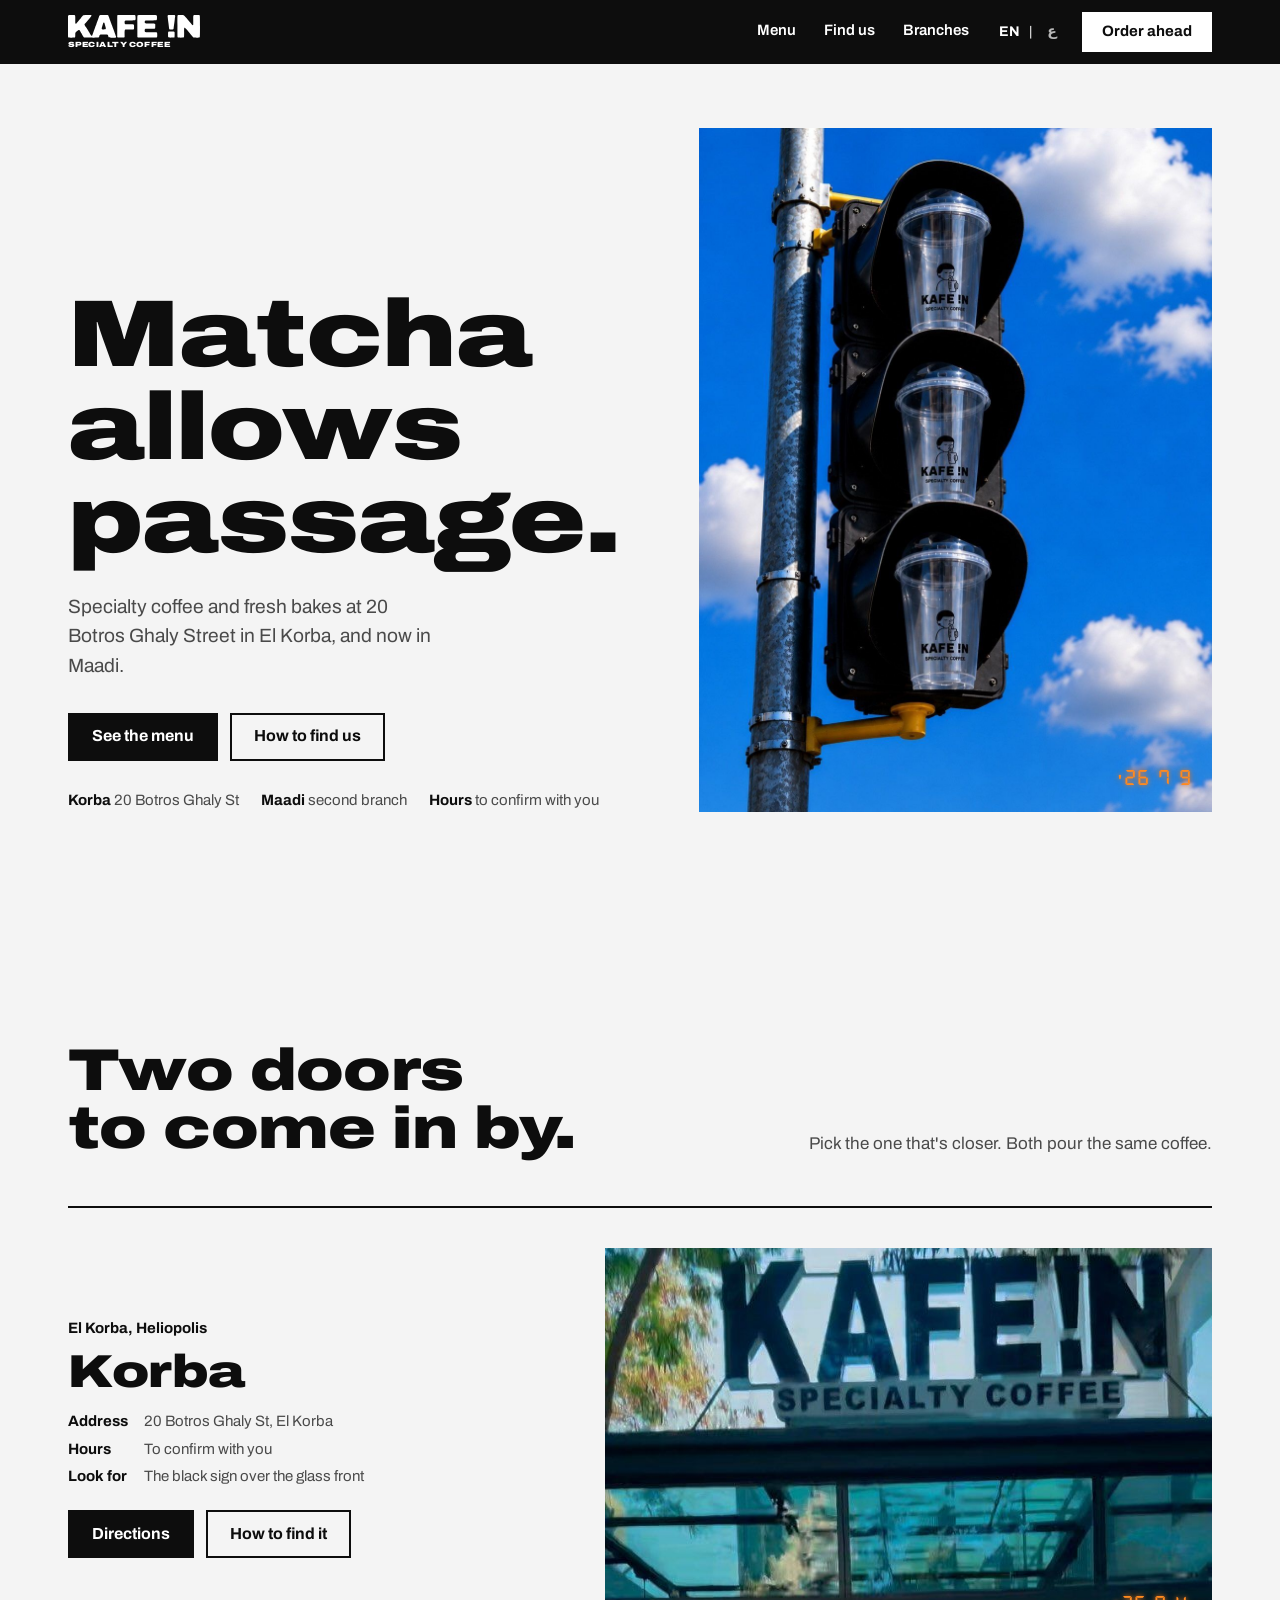
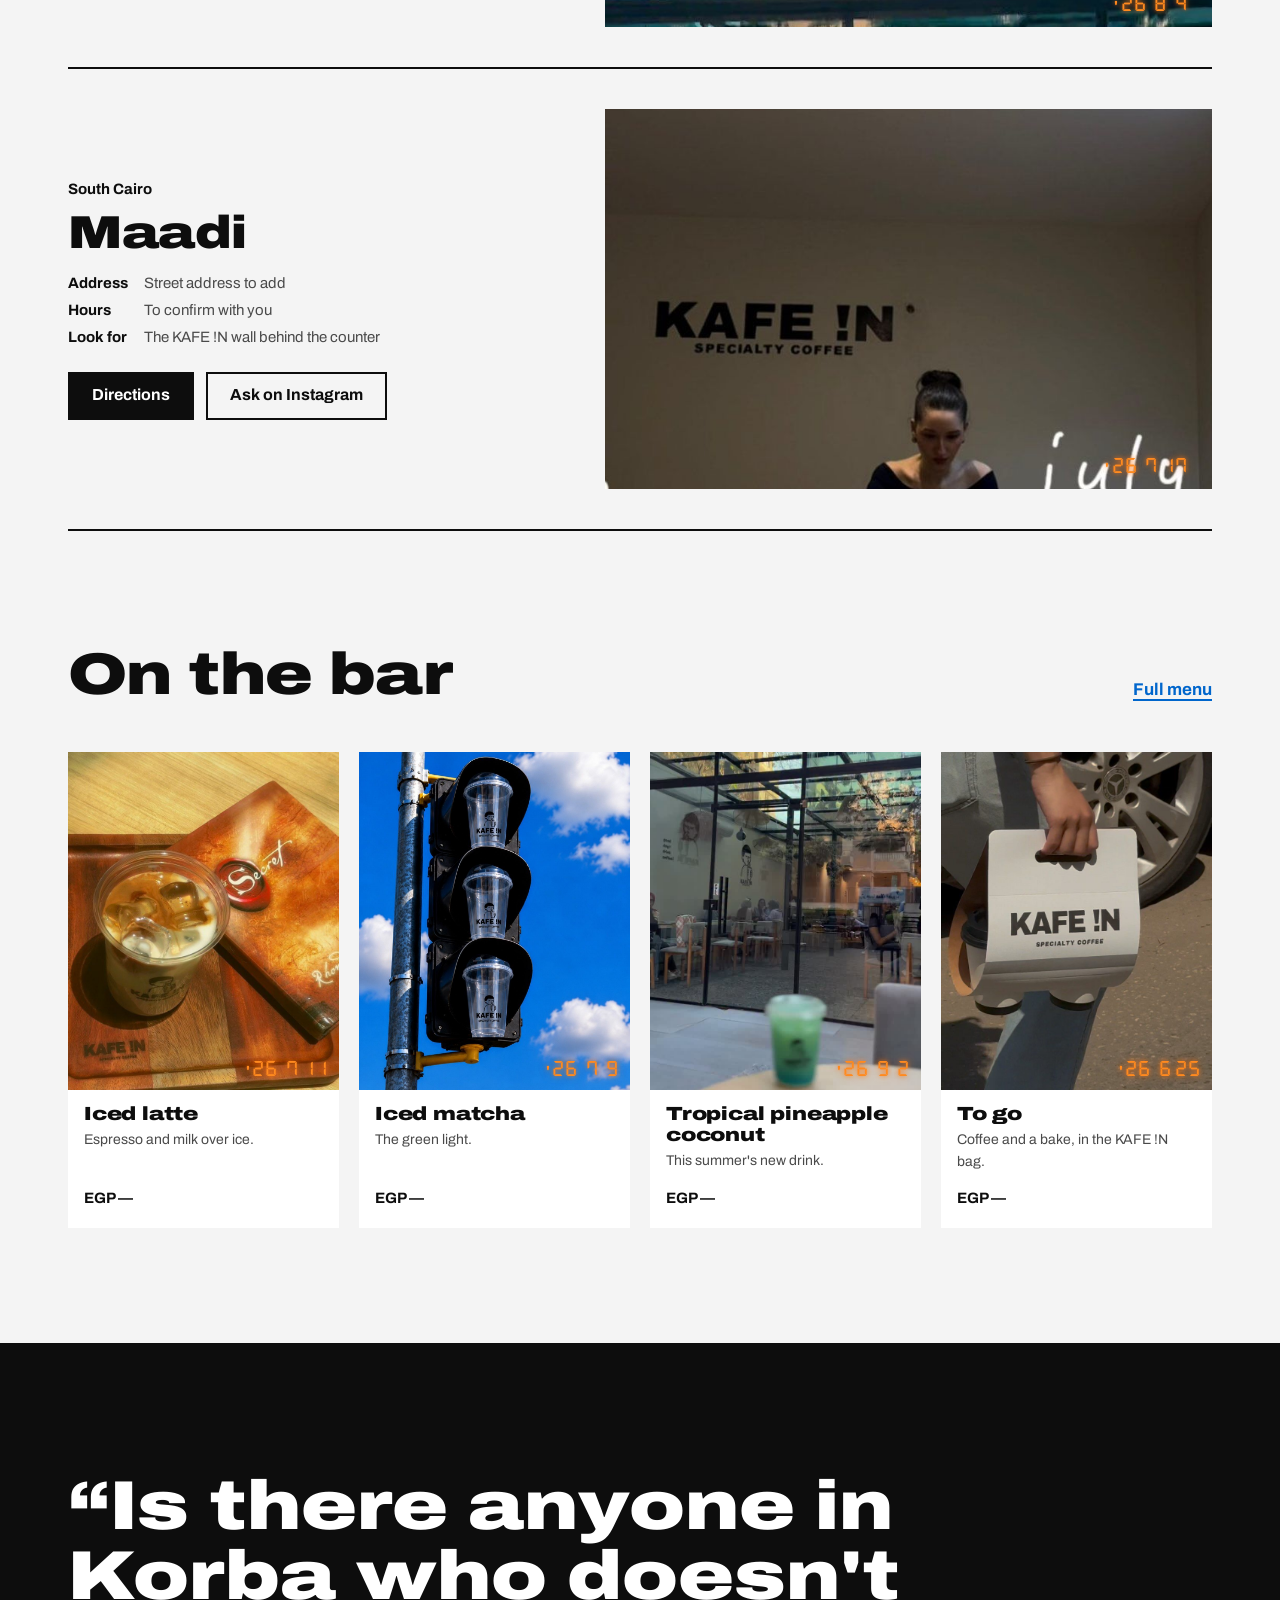
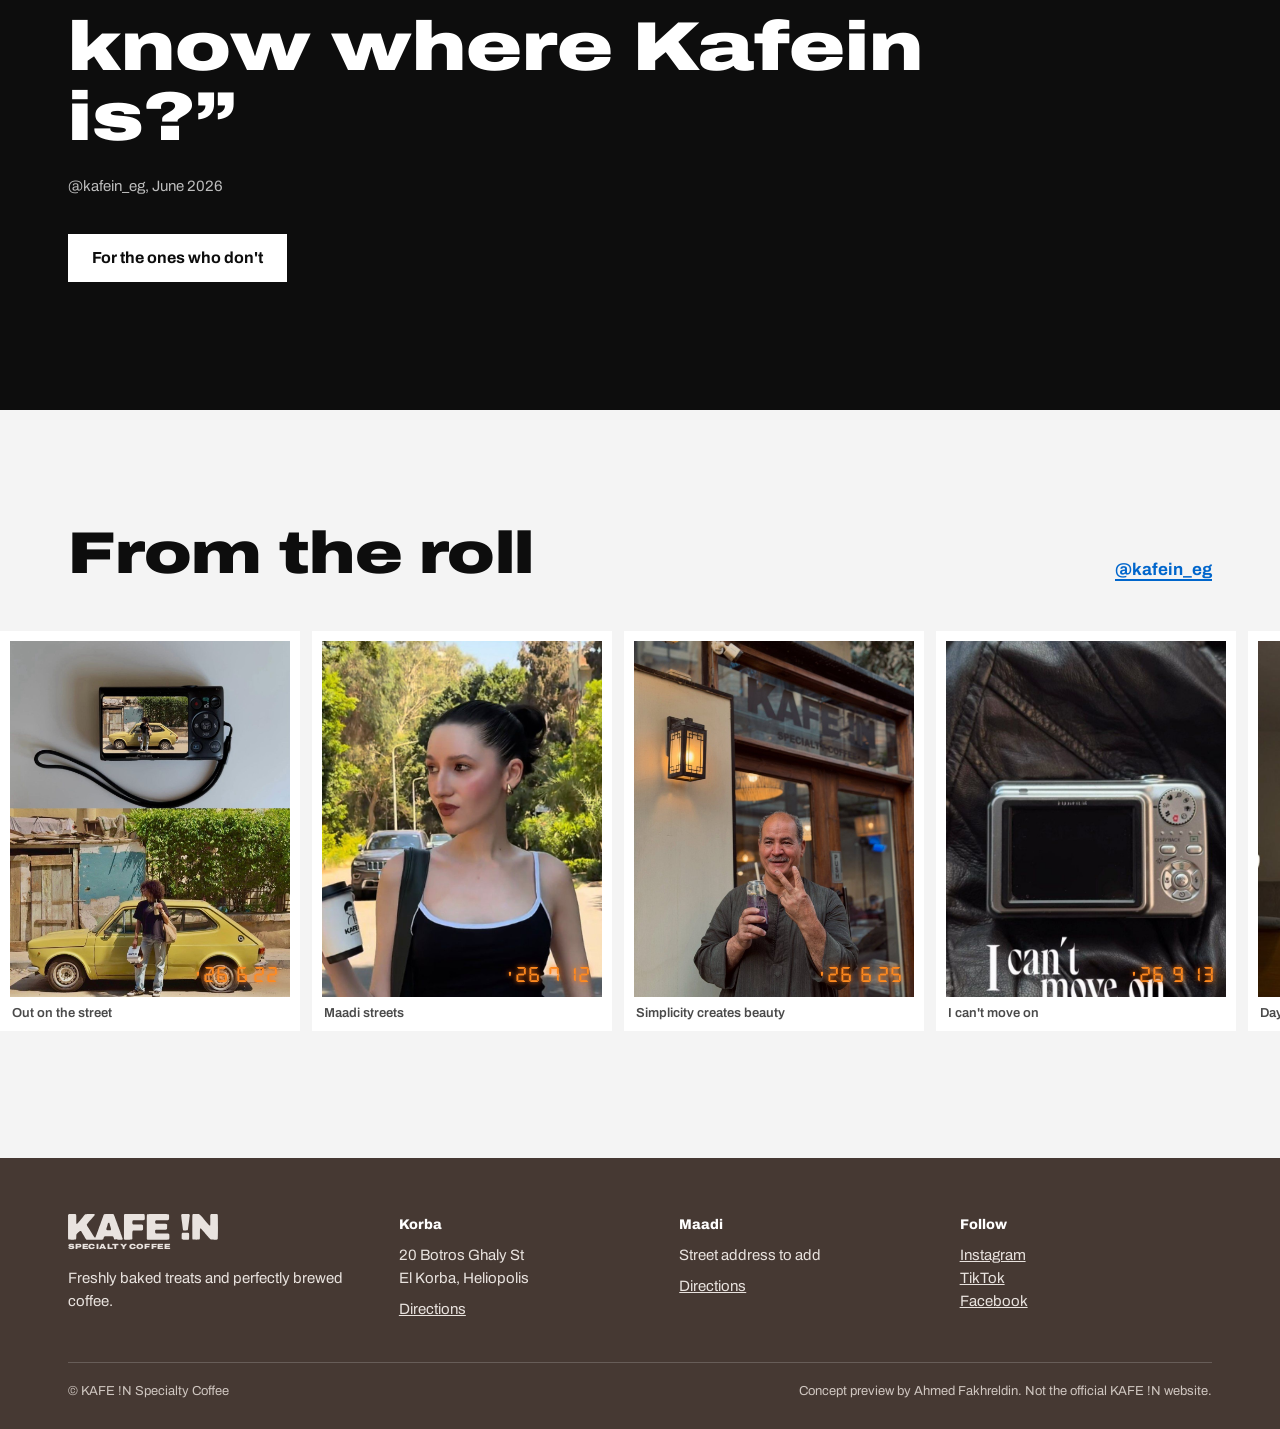
<file: index.html>
<!DOCTYPE html>
<html lang="en"><head><meta charset="utf-8"/><meta name="viewport" content="width=device-width,initial-scale=1"/>
<title>KAFE !N Specialty Coffee · Korba & Maadi</title><meta name="description" content="KAFE !N specialty coffee and fresh bakes at 20 Botros Ghaly St, El Korba, and in Maadi. Menu, directions and branches."/><meta name="theme-color" content="#0D0D0D"/>
<meta property="og:title" content="KAFE !N Specialty Coffee · Korba & Maadi"/><meta property="og:description" content="KAFE !N specialty coffee and fresh bakes at 20 Botros Ghaly St, El Korba, and in Maadi. Menu, directions and branches."/><meta property="og:image" content="img/traffic-light-cups.jpg"/>
<meta name="robots" content="noindex"/><link rel="icon" href="img/icon.jpg" type="image/jpeg"/>
<link rel="preload" href="fonts/archivo-latin.woff2" as="font" type="font/woff2" crossorigin/>
<link rel="stylesheet" href="site.css"/></head><body>
<a class="sr" href="#main">Skip to content</a>
<header class="sign"><div class="wrap bar">
<a class="brand" href="index.html" aria-label="KAFE !N, home"><svg aria-hidden="true" focusable="false" version="1.0" xmlns="http://www.w3.org/2000/svg" viewBox="0 0 1378.782308 236.815216" preserveAspectRatio="xMidYMid meet"> <g transform="translate(-25.993468,241.321313) scale(0.100000,-0.100000)" fill="currentColor" stroke="none"> <path d="M6328 2410 l-868 -5 -27 -28 -28 -27 -1 -1116 -2 -1116 28 -31 28 -32 289 -3 c324 -4 362 0 401 33 l27 23 -3 249 c-4 352 7 469 47 505 l31 28 406 0 c540 0 504 -20 504 277 0 289 27 274 -488 274 -429 0 -443 2 -476 59 -28 47 -30 228 -3 277 38 70 17 68 558 68 619 0 574 -24 567 300 -5 221 -17 253 -98 266 -14 2 -415 2 -892 -1z"/> <path d="M10753 2407 c-83 -17 -101 -64 -79 -199 8 -51 18 -140 21 -198 4 -58 13 -148 21 -200 32 -206 60 -424 84 -645 19 -171 22 -189 36 -216 26 -51 70 -62 233 -57 190 6 211 18 225 133 27 232 42 342 71 550 19 132 41 312 50 400 8 88 23 191 31 228 28 116 2 190 -70 202 -52 8 -583 10 -623 2z"/> <path d="M334 2400 c-11 -4 -33 -22 -47 -40 l-27 -32 0 -1102 c0 -1213 -4 -1128 61 -1162 38 -19 592 -21 634 -2 55 25 60 45 65 273 6 233 5 229 77 295 229 208 289 244 353 210 19 -10 82 -109 156 -243 24 -44 48 -85 54 -92 6 -7 30 -48 54 -92 104 -189 167 -290 201 -323 l36 -35 252 -5 c139 -3 468 -4 733 -4 587 2 551 -8 599 164 48 170 33 165 472 165 430 0 416 5 462 -179 36 -145 30 -143 435 -148 l328 -3 29 33 c36 41 36 58 -1 132 -16 32 -39 94 -51 137 -12 43 -37 112 -55 153 -19 41 -44 110 -55 154 -11 43 -29 97 -40 119 -12 22 -36 85 -54 141 -18 55 -47 130 -63 166 -17 36 -41 104 -55 151 -14 47 -36 107 -49 135 -14 27 -33 80 -42 118 -9 38 -25 85 -36 106 -10 20 -37 88 -58 151 -22 63 -53 148 -69 189 -17 41 -36 98 -43 125 -7 28 -28 83 -47 123 -18 40 -33 78 -33 85 0 6 -11 36 -25 65 -39 83 -32 82 -466 82 -472 0 -457 6 -529 -207 -67 -194 -126 -357 -140 -383 -7 -14 -31 -77 -53 -140 -21 -63 -56 -164 -77 -225 -21 -60 -50 -139 -65 -175 -15 -36 -45 -114 -65 -175 -85 -248 -119 -343 -142 -395 -14 -30 -35 -89 -47 -130 -13 -41 -37 -109 -55 -150 -18 -41 -41 -96 -50 -123 -44 -118 -93 -85 -236 158 -29 50 -98 162 -154 250 -56 88 -120 189 -141 225 -21 36 -66 108 -100 160 -196 300 -203 321 -148 392 78 101 331 398 528 620 197 222 211 249 144 284 -47 24 -779 16 -830 -9 -33 -16 -161 -159 -249 -276 -61 -81 -162 -204 -220 -266 -31 -33 -89 -103 -130 -155 -137 -176 -182 -212 -222 -173 -20 20 -20 30 -19 406 2 415 0 436 -50 471 -26 18 -592 24 -635 6z m3709 -798 c25 -27 44 -80 57 -162 7 -41 33 -133 58 -205 66 -194 68 -285 6 -314 -14 -6 -90 -11 -175 -12 -233 -1 -251 37 -149 326 18 50 41 128 52 175 10 47 24 102 29 124 20 73 85 109 122 68z"/> <path d="M7547 2390 c-46 -36 -45 -33 -44 -1183 l2 -1099 33 -29 32 -29 955 0 c1061 0 1012 -3 1040 64 25 59 21 415 -4 448 -37 46 -62 48 -655 48 -622 0 -590 -4 -620 71 -11 26 -16 71 -16 130 0 90 0 91 34 125 l34 34 452 0 c627 0 579 -23 583 271 l3 204 -26 26 c-42 42 -132 50 -590 49 -451 -1 -434 -4 -472 71 -36 70 -16 202 36 232 15 9 167 13 576 17 710 6 647 -20 654 278 5 217 -2 243 -64 274 -59 30 -1906 27 -1943 -2z"/> <path d="M11737 2399 c-48 -28 -47 9 -47 -1174 -1 -1195 -3 -1136 49 -1164 26 -14 564 -15 590 -2 63 34 61 19 61 520 0 501 1 504 57 509 32 3 40 -4 160 -149 46 -56 178 -208 289 -333 44 -50 128 -148 187 -218 222 -262 272 -313 327 -328 19 -5 151 -10 292 -11 282 -2 289 -1 326 60 27 44 26 2189 -1 2238 -32 60 -48 63 -335 63 -253 0 -260 -1 -293 -23 -58 -39 -59 -47 -58 -532 1 -526 4 -471 -26 -491 -36 -24 -76 -4 -122 60 -53 73 -186 229 -413 486 -56 63 -122 144 -148 180 -90 127 -258 295 -310 310 -49 13 -561 13 -585 -1z"/> <path d="M11020 680 c-166 -3 -252 -9 -266 -17 -38 -22 -44 -64 -44 -299 0 -333 -21 -314 347 -314 283 0 304 3 329 51 21 42 20 498 -1 539 -15 28 -69 53 -105 48 -8 -1 -125 -5 -260 -8z"/> </g> </svg><span class="tag">SPECIALTY COFFEE</span></a>
<nav class="nav" aria-label="Main"><a href="menu.html">Menu</a><a href="find-us.html">Find us</a><a href="index.html#branches">Branches</a></nav>
<div class="hr"><span class="lang"><button type="button" aria-pressed="true">EN</button><span aria-hidden="true">|</span><button type="button" aria-pressed="false" class="js-ar" lang="ar">ع</button></span>
<a class="btn onblack" href="menu.html#pickup">Order ahead</a>
<button class="burger" type="button" aria-controls="mnav" aria-expanded="false" aria-label="Open menu"><i></i><i></i><i></i></button></div>
</div></header>
<nav class="mnav" id="mnav" aria-label="Mobile" hidden>
<a class="big" href="menu.html">Menu</a><a class="big" href="find-us.html">Find us</a><a class="big" href="index.html#branches">Branches</a><a class="big" href="menu.html#pickup">Order ahead</a>
<div class="btns"><a class="btn onblack" href="https://www.google.com/maps/search/?api=1&query=Kafein+Specialty+Coffee+20+Botros+Ghaly+St+El+Korba+Heliopolis" target="_blank" rel="noopener">Directions to Korba</a><a class="btn onblack line" href="https://www.instagram.com/kafein_eg/" target="_blank" rel="noopener">Instagram</a></div>
<p class="meta">20 Botros Ghaly St, El Korba<br/>Maadi</p></nav>
<main id="main">
<section class="hero"><div class="wrap grid">
<div>
<h1>Matcha allows passage.</h1>
<p class="lede">Specialty coffee and fresh bakes at 20 Botros Ghaly Street in El Korba, and now in Maadi.</p>
<div class="btns"><a class="btn" href="menu.html">See the menu</a><a class="btn line" href="find-us.html">How to find us</a></div>
<div class="facts"><span><b>Korba</b> 20 Botros Ghaly St</span><span><b>Maadi</b> second branch</span><span><b>Hours</b> to confirm with you</span></div>
</div>
<div class="photo "><img src="img/traffic-light-cups.jpg" alt="Three KAFE !N iced cups sitting in a street traffic light against a blue sky" loading="eager" style="object-position:center"/><span class="stamp" aria-hidden="true"><span class="ap">'</span>26  7  9</span></div>
</div></section>

<section class="sec" id="branches"><div class="wrap">
<div class="shead"><h2>Two doors<br/>to come in by.</h2><p>Pick the one that's closer. Both pour the same coffee.</p></div>
<div class="branches">
<article class="branch"><div>
<p class="where">El Korba, Heliopolis</p><h3>Korba</h3>
<dl><dt>Address</dt><dd>20 Botros Ghaly St, El Korba</dd><dt>Hours</dt><dd>To confirm with you</dd><dt>Look for</dt><dd>The black sign over the glass front</dd></dl>
<div class="btns"><a class="btn" href="https://www.google.com/maps/search/?api=1&query=Kafein+Specialty+Coffee+20+Botros+Ghaly+St+El+Korba+Heliopolis" target="_blank" rel="noopener">Directions</a><a class="btn line" href="find-us.html">How to find it</a></div>
</div><div class="photo "><img src="img/korba-storefront.jpg" alt="The KAFE !N Korba storefront: black steel and glass under the big black sign" loading="lazy" style="object-position:center 4%"/><span class="stamp" aria-hidden="true"><span class="ap">'</span>26  8  4</span></div></article>
<article class="branch"><div>
<p class="where">South Cairo</p><h3>Maadi</h3>
<dl><dt>Address</dt><dd>Street address to add</dd><dt>Hours</dt><dd>To confirm with you</dd><dt>Look for</dt><dd>The KAFE !N wall behind the counter</dd></dl>
<div class="btns"><a class="btn" href="https://www.google.com/maps/search/?api=1&query=Kafein+Specialty+Coffee+Maadi" target="_blank" rel="noopener">Directions</a><a class="btn line" href="https://www.instagram.com/kafein_eg/" target="_blank" rel="noopener">Ask on Instagram</a></div>
</div><div class="photo "><img src="img/maadi-counter.jpg" alt="The Maadi counter with the KAFE !N logo on the wall" loading="lazy" style="object-position:center 35%"/><span class="stamp" aria-hidden="true"><span class="ap">'</span>26  7 17</span></div></article>
</div></div></section>

<section class="sec"><div class="wrap">
<div class="shead"><h2>On the bar</h2><a class="textlink" href="menu.html">Full menu</a></div>
<div class="cards">
<a class="card" href="menu.html#iced"><div class="photo "><img src="img/iced-latte-tray.jpg" alt="An iced latte on a wooden KAFE !N tray" loading="lazy" style="object-position:center 40%"/><span class="stamp" aria-hidden="true"><span class="ap">'</span>26  7 11</span></div><div class="cin"><h3>Iced latte</h3><p>Espresso and milk over ice.</p><div class="price"><span>EGP —</span></div></div></a>
<a class="card" href="menu.html#matcha"><div class="photo "><img src="img/traffic-light-cups.jpg" alt="Iced cups in a traffic light" loading="lazy" style="object-position:center"/><span class="stamp" aria-hidden="true"><span class="ap">'</span>26  7  9</span></div><div class="cin"><h3>Iced matcha</h3><p>The green light.</p><div class="price"><span>EGP —</span></div></div></a>
<a class="card" href="menu.html#smoothies"><div class="photo "><img src="img/glass-room-matcha.jpg" alt="A cold green drink on a table in the glass room" loading="lazy" style="object-position:center 80%"/><span class="stamp" aria-hidden="true"><span class="ap">'</span>26  9  2</span></div><div class="cin"><h3>Tropical pineapple coconut</h3><p>This summer's new drink.</p><div class="price"><span>EGP —</span></div></div></a>
<a class="card" href="menu.html#bakery"><div class="photo "><img src="img/bag-to-go.jpg" alt="A white KAFE !N paper bag held by the handle" loading="lazy" style="object-position:center 60%"/><span class="stamp" aria-hidden="true"><span class="ap">'</span>26  6 25</span></div><div class="cin"><h3>To go</h3><p>Coffee and a bake, in the KAFE !N bag.</p><div class="price"><span>EGP —</span></div></div></a>
</div></div></section>

<section class="said"><div class="wrap">
<blockquote>“Is there anyone in Korba who doesn't know where Kafein is?”</blockquote>
<p class="by">@kafein_eg, June 2026</p>
<div class="btns"><a class="btn onblack" href="find-us.html">For the ones who don't</a></div>
</div></section>

<section class="sec"><div class="wrap shead"><h2>From the roll</h2><a class="textlink" href="https://www.instagram.com/kafein_eg/" target="_blank" rel="noopener">@kafein_eg</a></div>
<div class="roll" tabindex="0" aria-label="Photos from KAFE !N">
<figure><div class="photo "><img src="img/camera-fiat.jpg" alt="A small digital camera showing a yellow Fiat 127 parked on a Cairo street" loading="lazy" style="object-position:center"/><span class="stamp" aria-hidden="true"><span class="ap">'</span>26  6 22</span></div><figcaption>Out on the street</figcaption></figure>
<figure><div class="photo "><img src="img/maadi-streets.jpg" alt="A guest holding a KAFE !N cup on a green Maadi street" loading="lazy" style="object-position:center 30%"/><span class="stamp" aria-hidden="true"><span class="ap">'</span>26  7 12</span></div><figcaption>Maadi streets</figcaption></figure>
<figure><div class="photo "><img src="img/door-lanterns.jpg" alt="A smiling guest with a drink in front of the walnut doors and brass lanterns" loading="lazy" style="object-position:center"/><span class="stamp" aria-hidden="true"><span class="ap">'</span>26  6 25</span></div><figcaption>Simplicity creates beauty</figcaption></figure>
<figure><div class="photo "><img src="img/cant-move-on.jpg" alt="An old silver digital camera on a black leather jacket" loading="lazy" style="object-position:center"/><span class="stamp" aria-hidden="true"><span class="ap">'</span>26  9 13</span></div><figcaption>I can't move on</figcaption></figure>
<figure><div class="photo "><img src="img/maadi-counter.jpg" alt="The Maadi counter" loading="lazy" style="object-position:center"/><span class="stamp" aria-hidden="true"><span class="ap">'</span>26  7 17</span></div><figcaption>Days in July</figcaption></figure>
<figure><div class="photo "><img src="img/glass-room-matcha.jpg" alt="The glass room from outside" loading="lazy" style="object-position:center 30%"/><span class="stamp" aria-hidden="true"><span class="ap">'</span>26  9  2</span></div><figcaption>The glass room</figcaption></figure>
</div></section>
</main>
<footer class="foot"><div class="wrap"><div class="cols">
<div><a class="brand" href="index.html" aria-label="KAFE !N, home"><svg aria-hidden="true" focusable="false" version="1.0" xmlns="http://www.w3.org/2000/svg" viewBox="0 0 1378.782308 236.815216" preserveAspectRatio="xMidYMid meet"> <g transform="translate(-25.993468,241.321313) scale(0.100000,-0.100000)" fill="currentColor" stroke="none"> <path d="M6328 2410 l-868 -5 -27 -28 -28 -27 -1 -1116 -2 -1116 28 -31 28 -32 289 -3 c324 -4 362 0 401 33 l27 23 -3 249 c-4 352 7 469 47 505 l31 28 406 0 c540 0 504 -20 504 277 0 289 27 274 -488 274 -429 0 -443 2 -476 59 -28 47 -30 228 -3 277 38 70 17 68 558 68 619 0 574 -24 567 300 -5 221 -17 253 -98 266 -14 2 -415 2 -892 -1z"/> <path d="M10753 2407 c-83 -17 -101 -64 -79 -199 8 -51 18 -140 21 -198 4 -58 13 -148 21 -200 32 -206 60 -424 84 -645 19 -171 22 -189 36 -216 26 -51 70 -62 233 -57 190 6 211 18 225 133 27 232 42 342 71 550 19 132 41 312 50 400 8 88 23 191 31 228 28 116 2 190 -70 202 -52 8 -583 10 -623 2z"/> <path d="M334 2400 c-11 -4 -33 -22 -47 -40 l-27 -32 0 -1102 c0 -1213 -4 -1128 61 -1162 38 -19 592 -21 634 -2 55 25 60 45 65 273 6 233 5 229 77 295 229 208 289 244 353 210 19 -10 82 -109 156 -243 24 -44 48 -85 54 -92 6 -7 30 -48 54 -92 104 -189 167 -290 201 -323 l36 -35 252 -5 c139 -3 468 -4 733 -4 587 2 551 -8 599 164 48 170 33 165 472 165 430 0 416 5 462 -179 36 -145 30 -143 435 -148 l328 -3 29 33 c36 41 36 58 -1 132 -16 32 -39 94 -51 137 -12 43 -37 112 -55 153 -19 41 -44 110 -55 154 -11 43 -29 97 -40 119 -12 22 -36 85 -54 141 -18 55 -47 130 -63 166 -17 36 -41 104 -55 151 -14 47 -36 107 -49 135 -14 27 -33 80 -42 118 -9 38 -25 85 -36 106 -10 20 -37 88 -58 151 -22 63 -53 148 -69 189 -17 41 -36 98 -43 125 -7 28 -28 83 -47 123 -18 40 -33 78 -33 85 0 6 -11 36 -25 65 -39 83 -32 82 -466 82 -472 0 -457 6 -529 -207 -67 -194 -126 -357 -140 -383 -7 -14 -31 -77 -53 -140 -21 -63 -56 -164 -77 -225 -21 -60 -50 -139 -65 -175 -15 -36 -45 -114 -65 -175 -85 -248 -119 -343 -142 -395 -14 -30 -35 -89 -47 -130 -13 -41 -37 -109 -55 -150 -18 -41 -41 -96 -50 -123 -44 -118 -93 -85 -236 158 -29 50 -98 162 -154 250 -56 88 -120 189 -141 225 -21 36 -66 108 -100 160 -196 300 -203 321 -148 392 78 101 331 398 528 620 197 222 211 249 144 284 -47 24 -779 16 -830 -9 -33 -16 -161 -159 -249 -276 -61 -81 -162 -204 -220 -266 -31 -33 -89 -103 -130 -155 -137 -176 -182 -212 -222 -173 -20 20 -20 30 -19 406 2 415 0 436 -50 471 -26 18 -592 24 -635 6z m3709 -798 c25 -27 44 -80 57 -162 7 -41 33 -133 58 -205 66 -194 68 -285 6 -314 -14 -6 -90 -11 -175 -12 -233 -1 -251 37 -149 326 18 50 41 128 52 175 10 47 24 102 29 124 20 73 85 109 122 68z"/> <path d="M7547 2390 c-46 -36 -45 -33 -44 -1183 l2 -1099 33 -29 32 -29 955 0 c1061 0 1012 -3 1040 64 25 59 21 415 -4 448 -37 46 -62 48 -655 48 -622 0 -590 -4 -620 71 -11 26 -16 71 -16 130 0 90 0 91 34 125 l34 34 452 0 c627 0 579 -23 583 271 l3 204 -26 26 c-42 42 -132 50 -590 49 -451 -1 -434 -4 -472 71 -36 70 -16 202 36 232 15 9 167 13 576 17 710 6 647 -20 654 278 5 217 -2 243 -64 274 -59 30 -1906 27 -1943 -2z"/> <path d="M11737 2399 c-48 -28 -47 9 -47 -1174 -1 -1195 -3 -1136 49 -1164 26 -14 564 -15 590 -2 63 34 61 19 61 520 0 501 1 504 57 509 32 3 40 -4 160 -149 46 -56 178 -208 289 -333 44 -50 128 -148 187 -218 222 -262 272 -313 327 -328 19 -5 151 -10 292 -11 282 -2 289 -1 326 60 27 44 26 2189 -1 2238 -32 60 -48 63 -335 63 -253 0 -260 -1 -293 -23 -58 -39 -59 -47 -58 -532 1 -526 4 -471 -26 -491 -36 -24 -76 -4 -122 60 -53 73 -186 229 -413 486 -56 63 -122 144 -148 180 -90 127 -258 295 -310 310 -49 13 -561 13 -585 -1z"/> <path d="M11020 680 c-166 -3 -252 -9 -266 -17 -38 -22 -44 -64 -44 -299 0 -333 -21 -314 347 -314 283 0 304 3 329 51 21 42 20 498 -1 539 -15 28 -69 53 -105 48 -8 -1 -125 -5 -260 -8z"/> </g> </svg><span class="tag">SPECIALTY COFFEE</span></a><p style="margin-top:16px">Freshly baked treats and perfectly brewed coffee.</p></div>
<div><h4>Korba</h4><p>20 Botros Ghaly St<br/>El Korba, Heliopolis</p><p style="margin-top:8px"><a href="https://www.google.com/maps/search/?api=1&query=Kafein+Specialty+Coffee+20+Botros+Ghaly+St+El+Korba+Heliopolis" target="_blank" rel="noopener">Directions</a></p></div>
<div><h4>Maadi</h4><p>Street address to add</p><p style="margin-top:8px"><a href="https://www.google.com/maps/search/?api=1&query=Kafein+Specialty+Coffee+Maadi" target="_blank" rel="noopener">Directions</a></p></div>
<div><h4>Follow</h4><p><a href="https://www.instagram.com/kafein_eg/" target="_blank" rel="noopener">Instagram</a><br/><a href="https://www.tiktok.com/@kafein_eg" target="_blank" rel="noopener">TikTok</a><br/><a href="https://www.facebook.com/p/KAFE-IN-61566000428573/" target="_blank" rel="noopener">Facebook</a></p></div>
</div><div class="fine"><span>© KAFE !N Specialty Coffee</span><span>Concept preview by Ahmed Fakhreldin. Not the official KAFE !N website.</span></div></div></footer>
<script src="site.js" defer></script></body></html>
</file>
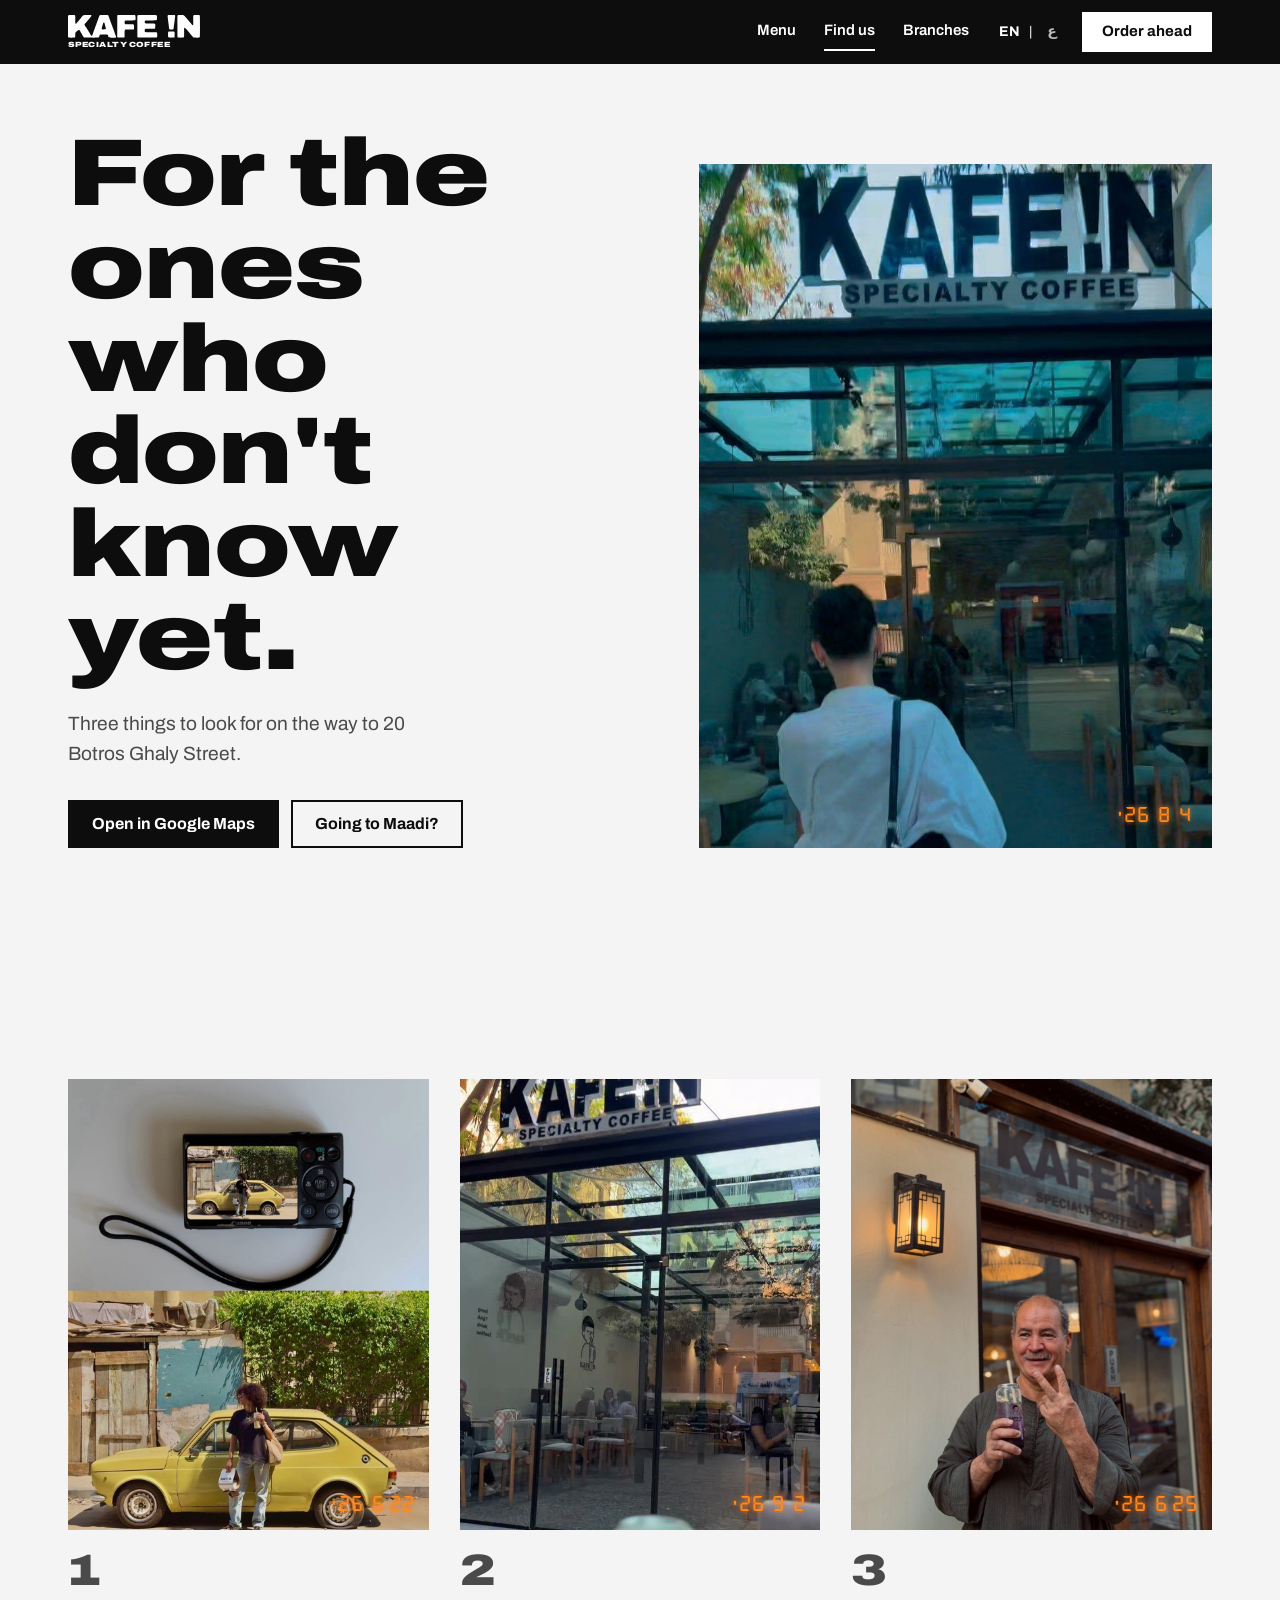
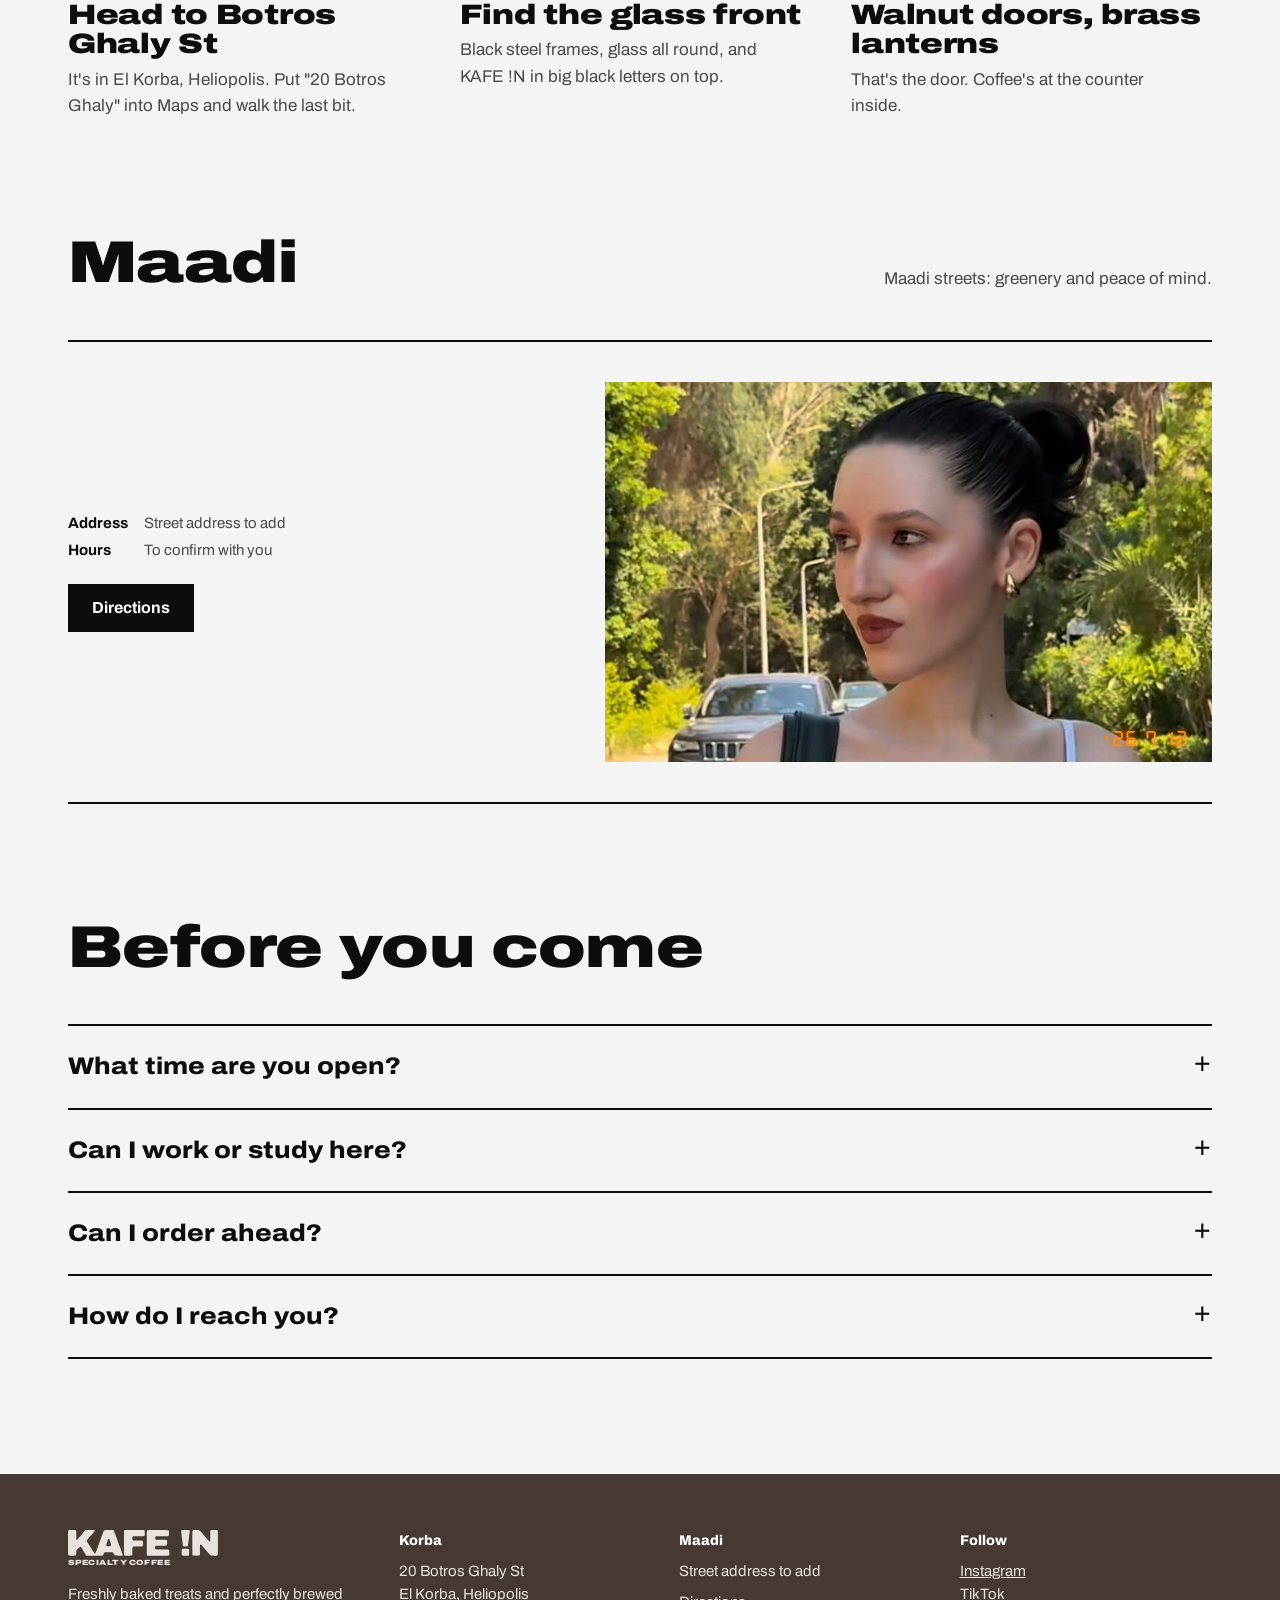
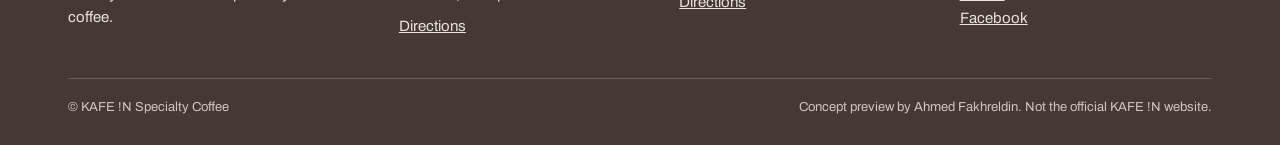
<file: find-us.html>
<!DOCTYPE html>
<html lang="en"><head><meta charset="utf-8"/><meta name="viewport" content="width=device-width,initial-scale=1"/>
<title>Find us · KAFE !N Specialty Coffee</title><meta name="description" content="How to find KAFE !N at 20 Botros Ghaly St, El Korba, and in Maadi: directions, what to look for, and hours."/><meta name="theme-color" content="#0D0D0D"/>
<meta property="og:title" content="Find us · KAFE !N Specialty Coffee"/><meta property="og:description" content="How to find KAFE !N at 20 Botros Ghaly St, El Korba, and in Maadi: directions, what to look for, and hours."/><meta property="og:image" content="img/traffic-light-cups.jpg"/>
<meta name="robots" content="noindex"/><link rel="icon" href="img/icon.jpg" type="image/jpeg"/>
<link rel="preload" href="fonts/archivo-latin.woff2" as="font" type="font/woff2" crossorigin/>
<link rel="stylesheet" href="site.css"/></head><body>
<a class="sr" href="#main">Skip to content</a>
<header class="sign"><div class="wrap bar">
<a class="brand" href="index.html" aria-label="KAFE !N, home"><svg aria-hidden="true" focusable="false" version="1.0" xmlns="http://www.w3.org/2000/svg" viewBox="0 0 1378.782308 236.815216" preserveAspectRatio="xMidYMid meet"> <g transform="translate(-25.993468,241.321313) scale(0.100000,-0.100000)" fill="currentColor" stroke="none"> <path d="M6328 2410 l-868 -5 -27 -28 -28 -27 -1 -1116 -2 -1116 28 -31 28 -32 289 -3 c324 -4 362 0 401 33 l27 23 -3 249 c-4 352 7 469 47 505 l31 28 406 0 c540 0 504 -20 504 277 0 289 27 274 -488 274 -429 0 -443 2 -476 59 -28 47 -30 228 -3 277 38 70 17 68 558 68 619 0 574 -24 567 300 -5 221 -17 253 -98 266 -14 2 -415 2 -892 -1z"/> <path d="M10753 2407 c-83 -17 -101 -64 -79 -199 8 -51 18 -140 21 -198 4 -58 13 -148 21 -200 32 -206 60 -424 84 -645 19 -171 22 -189 36 -216 26 -51 70 -62 233 -57 190 6 211 18 225 133 27 232 42 342 71 550 19 132 41 312 50 400 8 88 23 191 31 228 28 116 2 190 -70 202 -52 8 -583 10 -623 2z"/> <path d="M334 2400 c-11 -4 -33 -22 -47 -40 l-27 -32 0 -1102 c0 -1213 -4 -1128 61 -1162 38 -19 592 -21 634 -2 55 25 60 45 65 273 6 233 5 229 77 295 229 208 289 244 353 210 19 -10 82 -109 156 -243 24 -44 48 -85 54 -92 6 -7 30 -48 54 -92 104 -189 167 -290 201 -323 l36 -35 252 -5 c139 -3 468 -4 733 -4 587 2 551 -8 599 164 48 170 33 165 472 165 430 0 416 5 462 -179 36 -145 30 -143 435 -148 l328 -3 29 33 c36 41 36 58 -1 132 -16 32 -39 94 -51 137 -12 43 -37 112 -55 153 -19 41 -44 110 -55 154 -11 43 -29 97 -40 119 -12 22 -36 85 -54 141 -18 55 -47 130 -63 166 -17 36 -41 104 -55 151 -14 47 -36 107 -49 135 -14 27 -33 80 -42 118 -9 38 -25 85 -36 106 -10 20 -37 88 -58 151 -22 63 -53 148 -69 189 -17 41 -36 98 -43 125 -7 28 -28 83 -47 123 -18 40 -33 78 -33 85 0 6 -11 36 -25 65 -39 83 -32 82 -466 82 -472 0 -457 6 -529 -207 -67 -194 -126 -357 -140 -383 -7 -14 -31 -77 -53 -140 -21 -63 -56 -164 -77 -225 -21 -60 -50 -139 -65 -175 -15 -36 -45 -114 -65 -175 -85 -248 -119 -343 -142 -395 -14 -30 -35 -89 -47 -130 -13 -41 -37 -109 -55 -150 -18 -41 -41 -96 -50 -123 -44 -118 -93 -85 -236 158 -29 50 -98 162 -154 250 -56 88 -120 189 -141 225 -21 36 -66 108 -100 160 -196 300 -203 321 -148 392 78 101 331 398 528 620 197 222 211 249 144 284 -47 24 -779 16 -830 -9 -33 -16 -161 -159 -249 -276 -61 -81 -162 -204 -220 -266 -31 -33 -89 -103 -130 -155 -137 -176 -182 -212 -222 -173 -20 20 -20 30 -19 406 2 415 0 436 -50 471 -26 18 -592 24 -635 6z m3709 -798 c25 -27 44 -80 57 -162 7 -41 33 -133 58 -205 66 -194 68 -285 6 -314 -14 -6 -90 -11 -175 -12 -233 -1 -251 37 -149 326 18 50 41 128 52 175 10 47 24 102 29 124 20 73 85 109 122 68z"/> <path d="M7547 2390 c-46 -36 -45 -33 -44 -1183 l2 -1099 33 -29 32 -29 955 0 c1061 0 1012 -3 1040 64 25 59 21 415 -4 448 -37 46 -62 48 -655 48 -622 0 -590 -4 -620 71 -11 26 -16 71 -16 130 0 90 0 91 34 125 l34 34 452 0 c627 0 579 -23 583 271 l3 204 -26 26 c-42 42 -132 50 -590 49 -451 -1 -434 -4 -472 71 -36 70 -16 202 36 232 15 9 167 13 576 17 710 6 647 -20 654 278 5 217 -2 243 -64 274 -59 30 -1906 27 -1943 -2z"/> <path d="M11737 2399 c-48 -28 -47 9 -47 -1174 -1 -1195 -3 -1136 49 -1164 26 -14 564 -15 590 -2 63 34 61 19 61 520 0 501 1 504 57 509 32 3 40 -4 160 -149 46 -56 178 -208 289 -333 44 -50 128 -148 187 -218 222 -262 272 -313 327 -328 19 -5 151 -10 292 -11 282 -2 289 -1 326 60 27 44 26 2189 -1 2238 -32 60 -48 63 -335 63 -253 0 -260 -1 -293 -23 -58 -39 -59 -47 -58 -532 1 -526 4 -471 -26 -491 -36 -24 -76 -4 -122 60 -53 73 -186 229 -413 486 -56 63 -122 144 -148 180 -90 127 -258 295 -310 310 -49 13 -561 13 -585 -1z"/> <path d="M11020 680 c-166 -3 -252 -9 -266 -17 -38 -22 -44 -64 -44 -299 0 -333 -21 -314 347 -314 283 0 304 3 329 51 21 42 20 498 -1 539 -15 28 -69 53 -105 48 -8 -1 -125 -5 -260 -8z"/> </g> </svg><span class="tag">SPECIALTY COFFEE</span></a>
<nav class="nav" aria-label="Main"><a href="menu.html">Menu</a><a href="find-us.html" aria-current="page">Find us</a><a href="index.html#branches">Branches</a></nav>
<div class="hr"><span class="lang"><button type="button" aria-pressed="true">EN</button><span aria-hidden="true">|</span><button type="button" aria-pressed="false" class="js-ar" lang="ar">ع</button></span>
<a class="btn onblack" href="menu.html#pickup">Order ahead</a>
<button class="burger" type="button" aria-controls="mnav" aria-expanded="false" aria-label="Open menu"><i></i><i></i><i></i></button></div>
</div></header>
<nav class="mnav" id="mnav" aria-label="Mobile" hidden>
<a class="big" href="menu.html">Menu</a><a class="big" href="find-us.html">Find us</a><a class="big" href="index.html#branches">Branches</a><a class="big" href="menu.html#pickup">Order ahead</a>
<div class="btns"><a class="btn onblack" href="https://www.google.com/maps/search/?api=1&query=Kafein+Specialty+Coffee+20+Botros+Ghaly+St+El+Korba+Heliopolis" target="_blank" rel="noopener">Directions to Korba</a><a class="btn onblack line" href="https://www.instagram.com/kafein_eg/" target="_blank" rel="noopener">Instagram</a></div>
<p class="meta">20 Botros Ghaly St, El Korba<br/>Maadi</p></nav>
<main id="main">
<section class="hero"><div class="wrap grid">
<div><h1>For the ones who don't know yet.</h1>
<p class="lede">Three things to look for on the way to 20 Botros Ghaly Street.</p>
<div class="btns"><a class="btn" href="https://www.google.com/maps/search/?api=1&query=Kafein+Specialty+Coffee+20+Botros+Ghaly+St+El+Korba+Heliopolis" target="_blank" rel="noopener">Open in Google Maps</a><a class="btn line" href="#maadi">Going to Maadi?</a></div></div>
<div class="photo "><img src="img/korba-storefront.jpg" alt="The KAFE !N Korba storefront under a big black sign" loading="eager" style="object-position:center 10%"/><span class="stamp" aria-hidden="true"><span class="ap">'</span>26  8  4</span></div>
</div></section>

<section class="sec"><div class="wrap">
<div class="steps">
<div class="step"><div class="photo "><img src="img/camera-fiat.jpg" alt="A yellow Fiat 127 on a street, seen on a camera screen" loading="lazy" style="object-position:center"/><span class="stamp" aria-hidden="true"><span class="ap">'</span>26  6 22</span></div><p class="n">1</p><h3>Head to Botros Ghaly St</h3><p>It's in El Korba, Heliopolis. Put "20 Botros Ghaly" into Maps and walk the last bit.</p></div>
<div class="step"><div class="photo "><img src="img/glass-room-matcha.jpg" alt="The glass room with the black KAFE !N sign on top" loading="lazy" style="object-position:center 20%"/><span class="stamp" aria-hidden="true"><span class="ap">'</span>26  9  2</span></div><p class="n">2</p><h3>Find the glass front</h3><p>Black steel frames, glass all round, and KAFE !N in big black letters on top.</p></div>
<div class="step"><div class="photo "><img src="img/door-lanterns.jpg" alt="Walnut doors and brass lanterns at the entrance" loading="lazy" style="object-position:center"/><span class="stamp" aria-hidden="true"><span class="ap">'</span>26  6 25</span></div><p class="n">3</p><h3>Walnut doors, brass lanterns</h3><p>That's the door. Coffee's at the counter inside.</p></div>
</div></div></section>

<section class="sec" id="maadi"><div class="wrap">
<div class="shead"><h2>Maadi</h2><p>Maadi streets: greenery and peace of mind.</p></div>
<div class="branches"><article class="branch"><div>
<dl><dt>Address</dt><dd>Street address to add</dd><dt>Hours</dt><dd>To confirm with you</dd></dl>
<div class="btns"><a class="btn" href="https://www.google.com/maps/search/?api=1&query=Kafein+Specialty+Coffee+Maadi" target="_blank" rel="noopener">Directions</a></div></div>
<div class="photo "><img src="img/maadi-streets.jpg" alt="A guest with a KAFE !N cup on a leafy Maadi street" loading="lazy" style="object-position:center 30%"/><span class="stamp" aria-hidden="true"><span class="ap">'</span>26  7 12</span></div></article></div>
</div></section>

<section class="sec"><div class="wrap">
<div class="shead"><h2>Before you come</h2></div>
<div class="qa">
<details><summary>What time are you open?</summary><div class="ans">Opening hours go here once you confirm them. Right now two different times are floating around online, so this is where people will get the right one.</div></details>
<details><summary>Can I work or study here?</summary><div class="ans">Your answer goes here: laptops, Wi-Fi, and quiet hours if you have them.</div></details>
<details><summary>Can I order ahead?</summary><div class="ans">In the full site, yes: order from the menu, pick your branch, and collect it at the counter.</div></details>
<details><summary>How do I reach you?</summary><div class="ans">Instagram <a class="textlink" href="https://www.instagram.com/kafein_eg/" target="_blank" rel="noopener">@kafein_eg</a> for now. A WhatsApp number can go here too.</div></details>
</div></div></section>
</main>
<footer class="foot"><div class="wrap"><div class="cols">
<div><a class="brand" href="index.html" aria-label="KAFE !N, home"><svg aria-hidden="true" focusable="false" version="1.0" xmlns="http://www.w3.org/2000/svg" viewBox="0 0 1378.782308 236.815216" preserveAspectRatio="xMidYMid meet"> <g transform="translate(-25.993468,241.321313) scale(0.100000,-0.100000)" fill="currentColor" stroke="none"> <path d="M6328 2410 l-868 -5 -27 -28 -28 -27 -1 -1116 -2 -1116 28 -31 28 -32 289 -3 c324 -4 362 0 401 33 l27 23 -3 249 c-4 352 7 469 47 505 l31 28 406 0 c540 0 504 -20 504 277 0 289 27 274 -488 274 -429 0 -443 2 -476 59 -28 47 -30 228 -3 277 38 70 17 68 558 68 619 0 574 -24 567 300 -5 221 -17 253 -98 266 -14 2 -415 2 -892 -1z"/> <path d="M10753 2407 c-83 -17 -101 -64 -79 -199 8 -51 18 -140 21 -198 4 -58 13 -148 21 -200 32 -206 60 -424 84 -645 19 -171 22 -189 36 -216 26 -51 70 -62 233 -57 190 6 211 18 225 133 27 232 42 342 71 550 19 132 41 312 50 400 8 88 23 191 31 228 28 116 2 190 -70 202 -52 8 -583 10 -623 2z"/> <path d="M334 2400 c-11 -4 -33 -22 -47 -40 l-27 -32 0 -1102 c0 -1213 -4 -1128 61 -1162 38 -19 592 -21 634 -2 55 25 60 45 65 273 6 233 5 229 77 295 229 208 289 244 353 210 19 -10 82 -109 156 -243 24 -44 48 -85 54 -92 6 -7 30 -48 54 -92 104 -189 167 -290 201 -323 l36 -35 252 -5 c139 -3 468 -4 733 -4 587 2 551 -8 599 164 48 170 33 165 472 165 430 0 416 5 462 -179 36 -145 30 -143 435 -148 l328 -3 29 33 c36 41 36 58 -1 132 -16 32 -39 94 -51 137 -12 43 -37 112 -55 153 -19 41 -44 110 -55 154 -11 43 -29 97 -40 119 -12 22 -36 85 -54 141 -18 55 -47 130 -63 166 -17 36 -41 104 -55 151 -14 47 -36 107 -49 135 -14 27 -33 80 -42 118 -9 38 -25 85 -36 106 -10 20 -37 88 -58 151 -22 63 -53 148 -69 189 -17 41 -36 98 -43 125 -7 28 -28 83 -47 123 -18 40 -33 78 -33 85 0 6 -11 36 -25 65 -39 83 -32 82 -466 82 -472 0 -457 6 -529 -207 -67 -194 -126 -357 -140 -383 -7 -14 -31 -77 -53 -140 -21 -63 -56 -164 -77 -225 -21 -60 -50 -139 -65 -175 -15 -36 -45 -114 -65 -175 -85 -248 -119 -343 -142 -395 -14 -30 -35 -89 -47 -130 -13 -41 -37 -109 -55 -150 -18 -41 -41 -96 -50 -123 -44 -118 -93 -85 -236 158 -29 50 -98 162 -154 250 -56 88 -120 189 -141 225 -21 36 -66 108 -100 160 -196 300 -203 321 -148 392 78 101 331 398 528 620 197 222 211 249 144 284 -47 24 -779 16 -830 -9 -33 -16 -161 -159 -249 -276 -61 -81 -162 -204 -220 -266 -31 -33 -89 -103 -130 -155 -137 -176 -182 -212 -222 -173 -20 20 -20 30 -19 406 2 415 0 436 -50 471 -26 18 -592 24 -635 6z m3709 -798 c25 -27 44 -80 57 -162 7 -41 33 -133 58 -205 66 -194 68 -285 6 -314 -14 -6 -90 -11 -175 -12 -233 -1 -251 37 -149 326 18 50 41 128 52 175 10 47 24 102 29 124 20 73 85 109 122 68z"/> <path d="M7547 2390 c-46 -36 -45 -33 -44 -1183 l2 -1099 33 -29 32 -29 955 0 c1061 0 1012 -3 1040 64 25 59 21 415 -4 448 -37 46 -62 48 -655 48 -622 0 -590 -4 -620 71 -11 26 -16 71 -16 130 0 90 0 91 34 125 l34 34 452 0 c627 0 579 -23 583 271 l3 204 -26 26 c-42 42 -132 50 -590 49 -451 -1 -434 -4 -472 71 -36 70 -16 202 36 232 15 9 167 13 576 17 710 6 647 -20 654 278 5 217 -2 243 -64 274 -59 30 -1906 27 -1943 -2z"/> <path d="M11737 2399 c-48 -28 -47 9 -47 -1174 -1 -1195 -3 -1136 49 -1164 26 -14 564 -15 590 -2 63 34 61 19 61 520 0 501 1 504 57 509 32 3 40 -4 160 -149 46 -56 178 -208 289 -333 44 -50 128 -148 187 -218 222 -262 272 -313 327 -328 19 -5 151 -10 292 -11 282 -2 289 -1 326 60 27 44 26 2189 -1 2238 -32 60 -48 63 -335 63 -253 0 -260 -1 -293 -23 -58 -39 -59 -47 -58 -532 1 -526 4 -471 -26 -491 -36 -24 -76 -4 -122 60 -53 73 -186 229 -413 486 -56 63 -122 144 -148 180 -90 127 -258 295 -310 310 -49 13 -561 13 -585 -1z"/> <path d="M11020 680 c-166 -3 -252 -9 -266 -17 -38 -22 -44 -64 -44 -299 0 -333 -21 -314 347 -314 283 0 304 3 329 51 21 42 20 498 -1 539 -15 28 -69 53 -105 48 -8 -1 -125 -5 -260 -8z"/> </g> </svg><span class="tag">SPECIALTY COFFEE</span></a><p style="margin-top:16px">Freshly baked treats and perfectly brewed coffee.</p></div>
<div><h4>Korba</h4><p>20 Botros Ghaly St<br/>El Korba, Heliopolis</p><p style="margin-top:8px"><a href="https://www.google.com/maps/search/?api=1&query=Kafein+Specialty+Coffee+20+Botros+Ghaly+St+El+Korba+Heliopolis" target="_blank" rel="noopener">Directions</a></p></div>
<div><h4>Maadi</h4><p>Street address to add</p><p style="margin-top:8px"><a href="https://www.google.com/maps/search/?api=1&query=Kafein+Specialty+Coffee+Maadi" target="_blank" rel="noopener">Directions</a></p></div>
<div><h4>Follow</h4><p><a href="https://www.instagram.com/kafein_eg/" target="_blank" rel="noopener">Instagram</a><br/><a href="https://www.tiktok.com/@kafein_eg" target="_blank" rel="noopener">TikTok</a><br/><a href="https://www.facebook.com/p/KAFE-IN-61566000428573/" target="_blank" rel="noopener">Facebook</a></p></div>
</div><div class="fine"><span>© KAFE !N Specialty Coffee</span><span>Concept preview by Ahmed Fakhreldin. Not the official KAFE !N website.</span></div></div></footer>
<script src="site.js" defer></script></body></html>
</file>
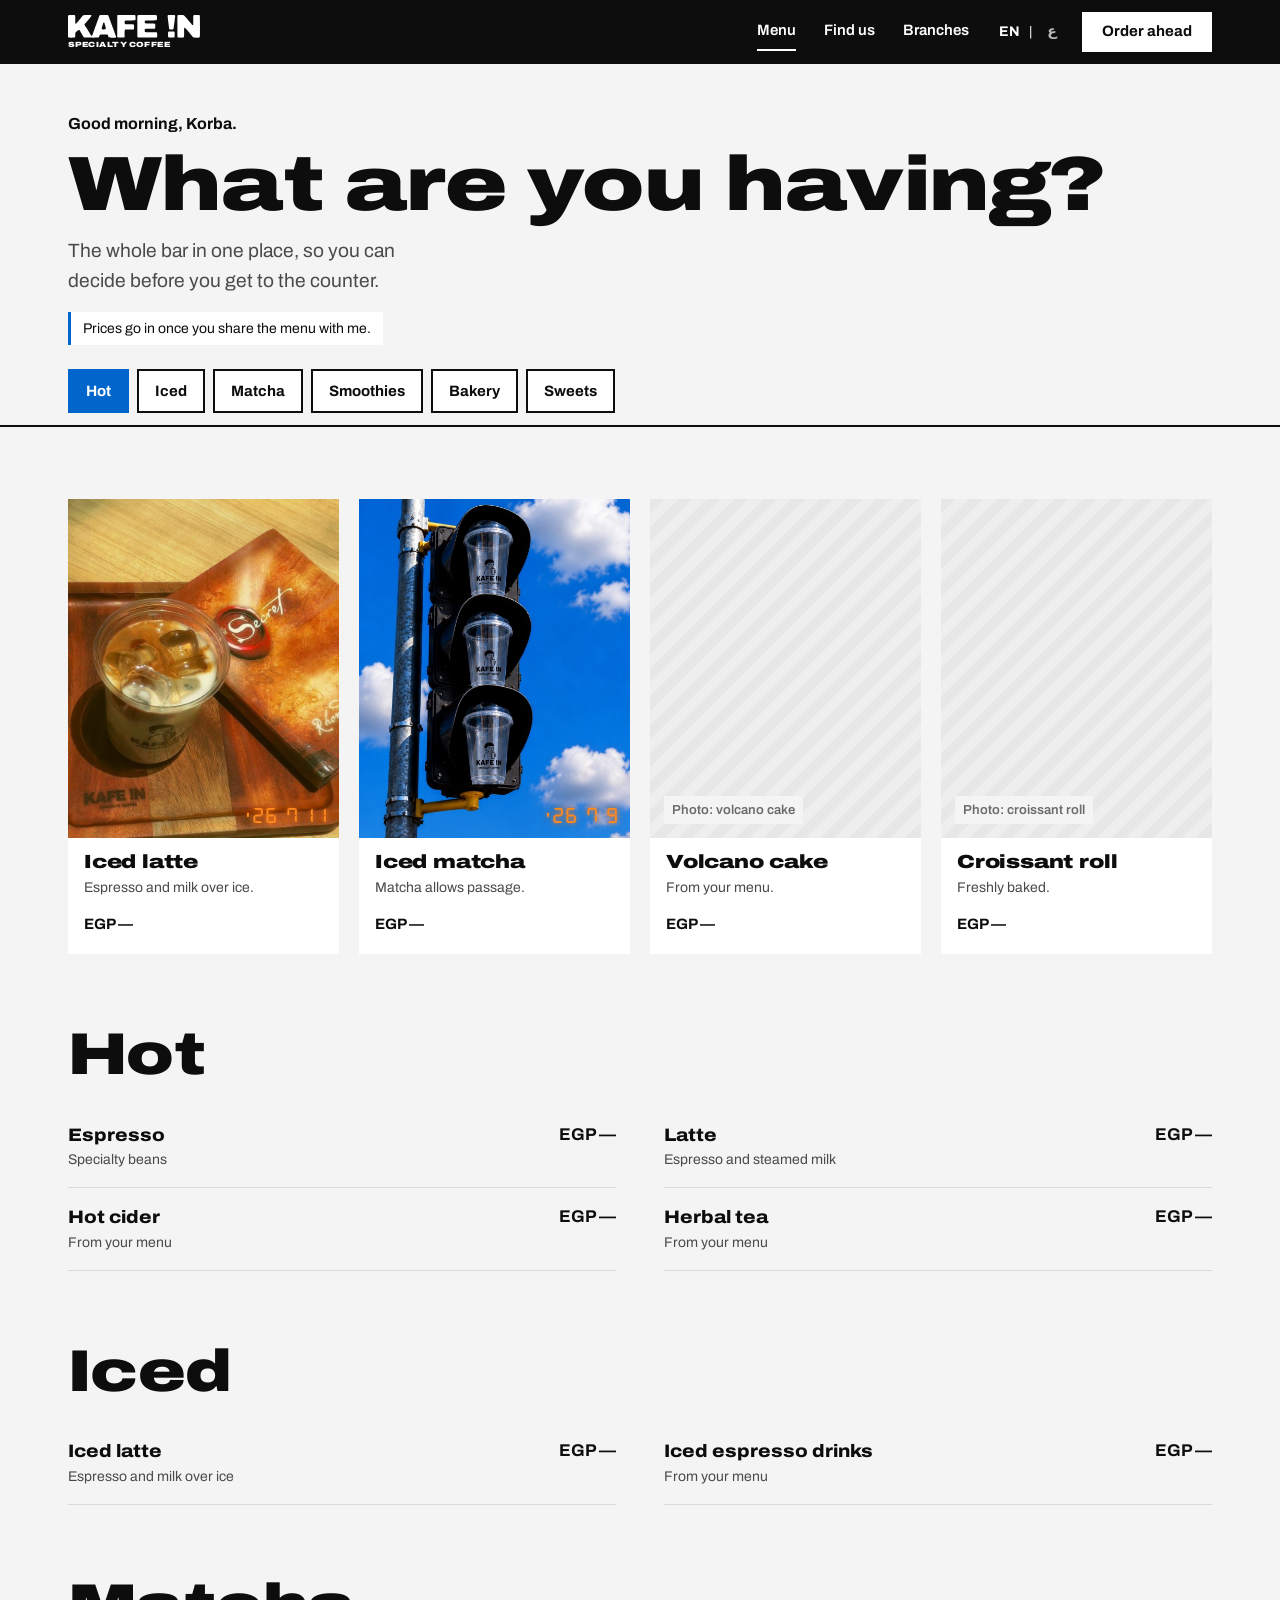
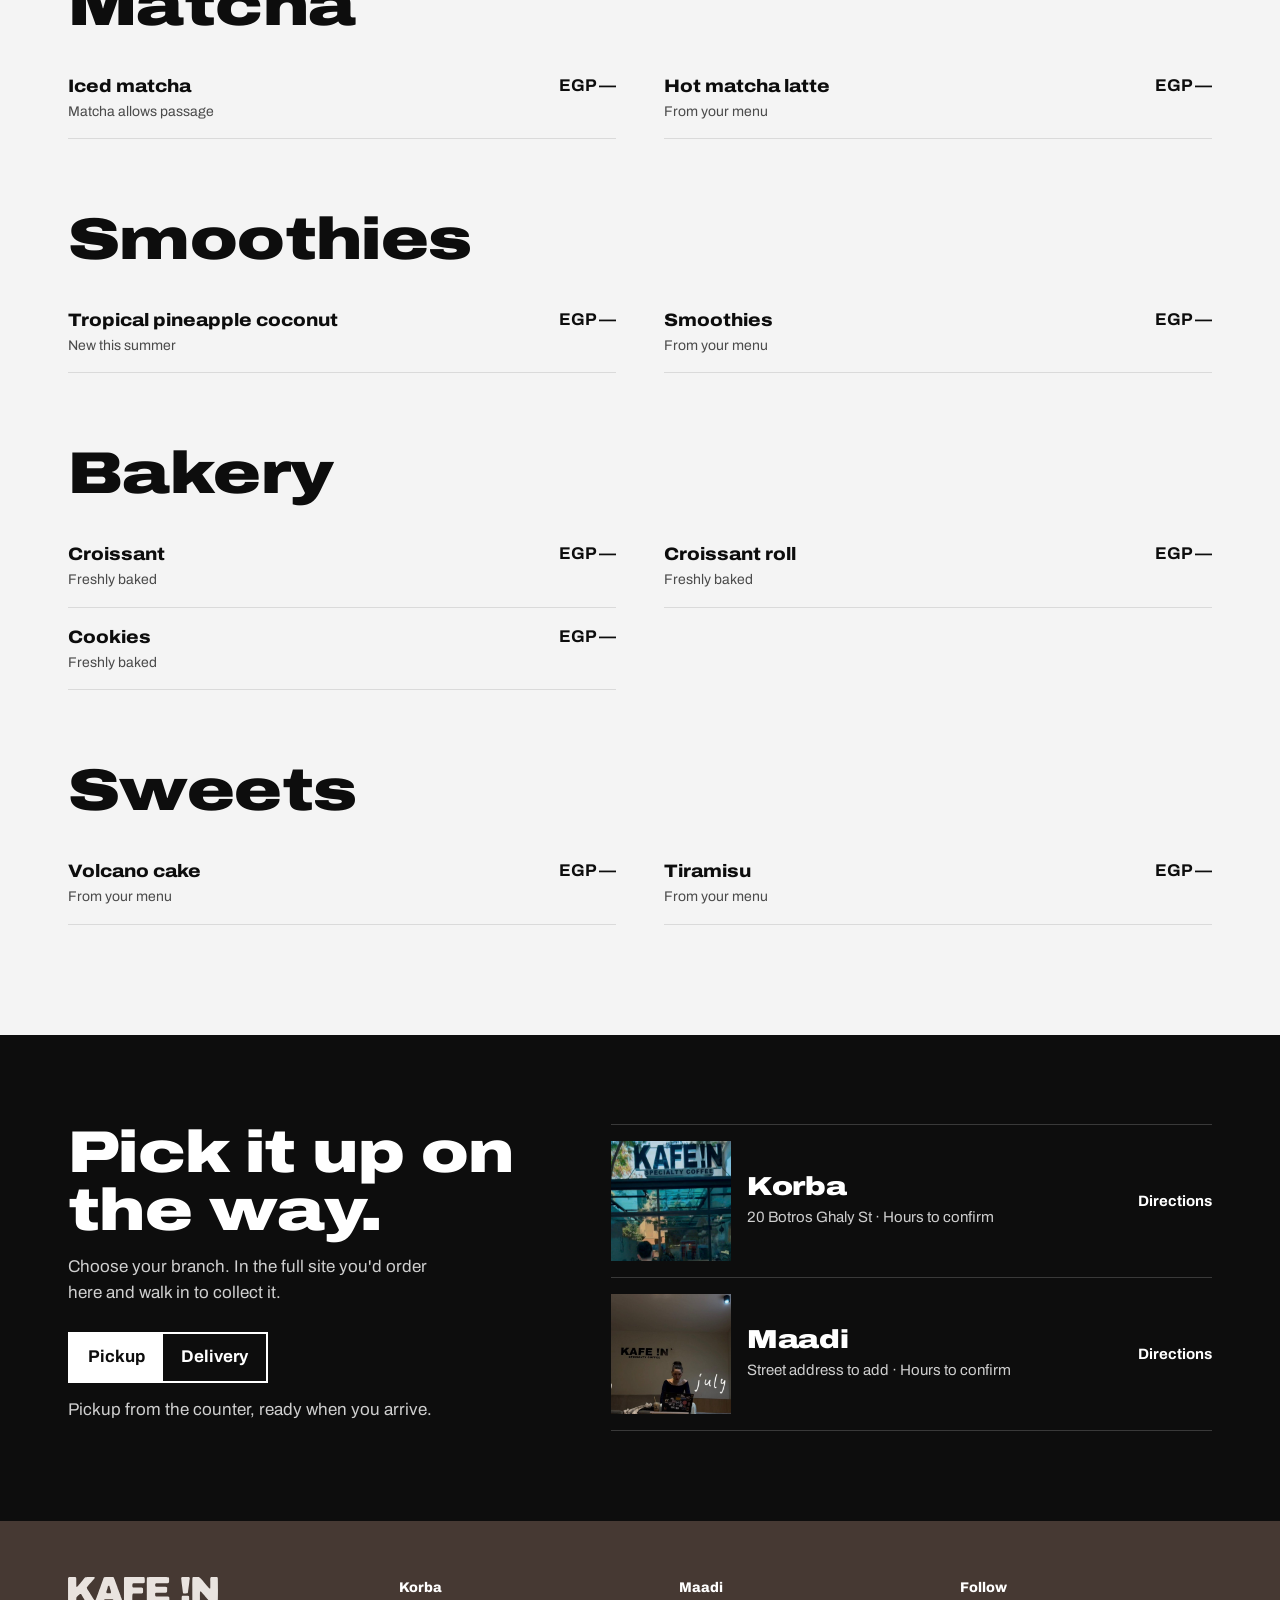
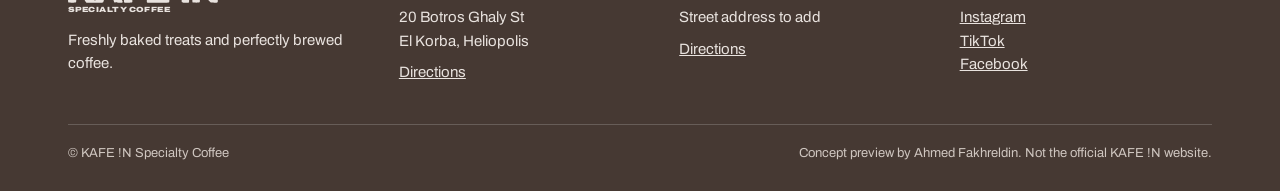
<file: menu.html>
<!DOCTYPE html>
<html lang="en"><head><meta charset="utf-8"/><meta name="viewport" content="width=device-width,initial-scale=1"/>
<title>Menu · KAFE !N Specialty Coffee</title><meta name="description" content="The KAFE !N menu: espresso, lattes, iced matcha, smoothies, herbal tea and fresh bakes, in Korba and Maadi."/><meta name="theme-color" content="#0D0D0D"/>
<meta property="og:title" content="Menu · KAFE !N Specialty Coffee"/><meta property="og:description" content="The KAFE !N menu: espresso, lattes, iced matcha, smoothies, herbal tea and fresh bakes, in Korba and Maadi."/><meta property="og:image" content="img/traffic-light-cups.jpg"/>
<meta name="robots" content="noindex"/><link rel="icon" href="img/icon.jpg" type="image/jpeg"/>
<link rel="preload" href="fonts/archivo-latin.woff2" as="font" type="font/woff2" crossorigin/>
<link rel="stylesheet" href="site.css"/></head><body class="has-sticky">
<a class="sr" href="#main">Skip to content</a>
<header class="sign"><div class="wrap bar">
<a class="brand" href="index.html" aria-label="KAFE !N, home"><svg aria-hidden="true" focusable="false" version="1.0" xmlns="http://www.w3.org/2000/svg" viewBox="0 0 1378.782308 236.815216" preserveAspectRatio="xMidYMid meet"> <g transform="translate(-25.993468,241.321313) scale(0.100000,-0.100000)" fill="currentColor" stroke="none"> <path d="M6328 2410 l-868 -5 -27 -28 -28 -27 -1 -1116 -2 -1116 28 -31 28 -32 289 -3 c324 -4 362 0 401 33 l27 23 -3 249 c-4 352 7 469 47 505 l31 28 406 0 c540 0 504 -20 504 277 0 289 27 274 -488 274 -429 0 -443 2 -476 59 -28 47 -30 228 -3 277 38 70 17 68 558 68 619 0 574 -24 567 300 -5 221 -17 253 -98 266 -14 2 -415 2 -892 -1z"/> <path d="M10753 2407 c-83 -17 -101 -64 -79 -199 8 -51 18 -140 21 -198 4 -58 13 -148 21 -200 32 -206 60 -424 84 -645 19 -171 22 -189 36 -216 26 -51 70 -62 233 -57 190 6 211 18 225 133 27 232 42 342 71 550 19 132 41 312 50 400 8 88 23 191 31 228 28 116 2 190 -70 202 -52 8 -583 10 -623 2z"/> <path d="M334 2400 c-11 -4 -33 -22 -47 -40 l-27 -32 0 -1102 c0 -1213 -4 -1128 61 -1162 38 -19 592 -21 634 -2 55 25 60 45 65 273 6 233 5 229 77 295 229 208 289 244 353 210 19 -10 82 -109 156 -243 24 -44 48 -85 54 -92 6 -7 30 -48 54 -92 104 -189 167 -290 201 -323 l36 -35 252 -5 c139 -3 468 -4 733 -4 587 2 551 -8 599 164 48 170 33 165 472 165 430 0 416 5 462 -179 36 -145 30 -143 435 -148 l328 -3 29 33 c36 41 36 58 -1 132 -16 32 -39 94 -51 137 -12 43 -37 112 -55 153 -19 41 -44 110 -55 154 -11 43 -29 97 -40 119 -12 22 -36 85 -54 141 -18 55 -47 130 -63 166 -17 36 -41 104 -55 151 -14 47 -36 107 -49 135 -14 27 -33 80 -42 118 -9 38 -25 85 -36 106 -10 20 -37 88 -58 151 -22 63 -53 148 -69 189 -17 41 -36 98 -43 125 -7 28 -28 83 -47 123 -18 40 -33 78 -33 85 0 6 -11 36 -25 65 -39 83 -32 82 -466 82 -472 0 -457 6 -529 -207 -67 -194 -126 -357 -140 -383 -7 -14 -31 -77 -53 -140 -21 -63 -56 -164 -77 -225 -21 -60 -50 -139 -65 -175 -15 -36 -45 -114 -65 -175 -85 -248 -119 -343 -142 -395 -14 -30 -35 -89 -47 -130 -13 -41 -37 -109 -55 -150 -18 -41 -41 -96 -50 -123 -44 -118 -93 -85 -236 158 -29 50 -98 162 -154 250 -56 88 -120 189 -141 225 -21 36 -66 108 -100 160 -196 300 -203 321 -148 392 78 101 331 398 528 620 197 222 211 249 144 284 -47 24 -779 16 -830 -9 -33 -16 -161 -159 -249 -276 -61 -81 -162 -204 -220 -266 -31 -33 -89 -103 -130 -155 -137 -176 -182 -212 -222 -173 -20 20 -20 30 -19 406 2 415 0 436 -50 471 -26 18 -592 24 -635 6z m3709 -798 c25 -27 44 -80 57 -162 7 -41 33 -133 58 -205 66 -194 68 -285 6 -314 -14 -6 -90 -11 -175 -12 -233 -1 -251 37 -149 326 18 50 41 128 52 175 10 47 24 102 29 124 20 73 85 109 122 68z"/> <path d="M7547 2390 c-46 -36 -45 -33 -44 -1183 l2 -1099 33 -29 32 -29 955 0 c1061 0 1012 -3 1040 64 25 59 21 415 -4 448 -37 46 -62 48 -655 48 -622 0 -590 -4 -620 71 -11 26 -16 71 -16 130 0 90 0 91 34 125 l34 34 452 0 c627 0 579 -23 583 271 l3 204 -26 26 c-42 42 -132 50 -590 49 -451 -1 -434 -4 -472 71 -36 70 -16 202 36 232 15 9 167 13 576 17 710 6 647 -20 654 278 5 217 -2 243 -64 274 -59 30 -1906 27 -1943 -2z"/> <path d="M11737 2399 c-48 -28 -47 9 -47 -1174 -1 -1195 -3 -1136 49 -1164 26 -14 564 -15 590 -2 63 34 61 19 61 520 0 501 1 504 57 509 32 3 40 -4 160 -149 46 -56 178 -208 289 -333 44 -50 128 -148 187 -218 222 -262 272 -313 327 -328 19 -5 151 -10 292 -11 282 -2 289 -1 326 60 27 44 26 2189 -1 2238 -32 60 -48 63 -335 63 -253 0 -260 -1 -293 -23 -58 -39 -59 -47 -58 -532 1 -526 4 -471 -26 -491 -36 -24 -76 -4 -122 60 -53 73 -186 229 -413 486 -56 63 -122 144 -148 180 -90 127 -258 295 -310 310 -49 13 -561 13 -585 -1z"/> <path d="M11020 680 c-166 -3 -252 -9 -266 -17 -38 -22 -44 -64 -44 -299 0 -333 -21 -314 347 -314 283 0 304 3 329 51 21 42 20 498 -1 539 -15 28 -69 53 -105 48 -8 -1 -125 -5 -260 -8z"/> </g> </svg><span class="tag">SPECIALTY COFFEE</span></a>
<nav class="nav" aria-label="Main"><a href="menu.html" aria-current="page">Menu</a><a href="find-us.html">Find us</a><a href="index.html#branches">Branches</a></nav>
<div class="hr"><span class="lang"><button type="button" aria-pressed="true">EN</button><span aria-hidden="true">|</span><button type="button" aria-pressed="false" class="js-ar" lang="ar">ع</button></span>
<a class="btn onblack" href="menu.html#pickup">Order ahead</a>
<button class="burger" type="button" aria-controls="mnav" aria-expanded="false" aria-label="Open menu"><i></i><i></i><i></i></button></div>
</div></header>
<nav class="mnav" id="mnav" aria-label="Mobile" hidden>
<a class="big" href="menu.html">Menu</a><a class="big" href="find-us.html">Find us</a><a class="big" href="index.html#branches">Branches</a><a class="big" href="menu.html#pickup">Order ahead</a>
<div class="btns"><a class="btn onblack" href="https://www.google.com/maps/search/?api=1&query=Kafein+Specialty+Coffee+20+Botros+Ghaly+St+El+Korba+Heliopolis" target="_blank" rel="noopener">Directions to Korba</a><a class="btn onblack line" href="https://www.instagram.com/kafein_eg/" target="_blank" rel="noopener">Instagram</a></div>
<p class="meta">20 Botros Ghaly St, El Korba<br/>Maadi</p></nav>
<main id="main">
<div class="wrap mhead"><p class="greet js-greet">Hello, Korba.</p><h1>What are you having?</h1>
<p class="lede">The whole bar in one place, so you can decide before you get to the counter.</p>
<p class="note">Prices go in once you share the menu with me.</p></div>
<nav class="chips js-jump" aria-label="Menu sections"><div class="in">
<a class="chip on" href="#hot">Hot</a><a class="chip" href="#iced">Iced</a><a class="chip" href="#matcha">Matcha</a><a class="chip" href="#smoothies">Smoothies</a><a class="chip" href="#bakery">Bakery</a><a class="chip" href="#sweets">Sweets</a></div></nav>

<div class="wrap">
<section class="mgroup" id="favourites" aria-labelledby="fav-h"><h2 id="fav-h" class="sr">Favourites</h2>
<div class="cards">
<a class="card" href="#iced"><div class="photo "><img src="img/iced-latte-tray.jpg" alt="Iced latte on a KAFE !N tray" loading="lazy" style="object-position:center 40%"/><span class="stamp" aria-hidden="true"><span class="ap">'</span>26  7 11</span></div><div class="cin"><h3>Iced latte</h3><p>Espresso and milk over ice.</p><div class="price"><span>EGP —</span></div></div></a>
<a class="card" href="#matcha"><div class="photo "><img src="img/traffic-light-cups.jpg" alt="Iced cups in a traffic light" loading="lazy" style="object-position:center"/><span class="stamp" aria-hidden="true"><span class="ap">'</span>26  7  9</span></div><div class="cin"><h3>Iced matcha</h3><p>Matcha allows passage.</p><div class="price"><span>EGP —</span></div></div></a>
<a class="card" href="#sweets"><div class="photo empty "><span>Photo: volcano cake</span></div><div class="cin"><h3>Volcano cake</h3><p>From your menu.</p><div class="price"><span>EGP —</span></div></div></a>
<a class="card" href="#bakery"><div class="photo empty "><span>Photo: croissant roll</span></div><div class="cin"><h3>Croissant roll</h3><p>Freshly baked.</p><div class="price"><span>EGP —</span></div></div></a>
</div></section>

<section class="mgroup" id="hot"><h2>Hot</h2><div class="mcols">
<div class="mrow"><div><b>Espresso</b><span>Specialty beans</span></div><i>EGP —</i></div><div class="mrow"><div><b>Latte</b><span>Espresso and steamed milk</span></div><i>EGP —</i></div><div class="mrow"><div><b>Hot cider</b><span>From your menu</span></div><i>EGP —</i></div><div class="mrow"><div><b>Herbal tea</b><span>From your menu</span></div><i>EGP —</i></div>
</div></section>
<section class="mgroup" id="iced"><h2>Iced</h2><div class="mcols">
<div class="mrow"><div><b>Iced latte</b><span>Espresso and milk over ice</span></div><i>EGP —</i></div><div class="mrow"><div><b>Iced espresso drinks</b><span>From your menu</span></div><i>EGP —</i></div>
</div></section>
<section class="mgroup" id="matcha"><h2>Matcha</h2><div class="mcols">
<div class="mrow"><div><b>Iced matcha</b><span>Matcha allows passage</span></div><i>EGP —</i></div><div class="mrow"><div><b>Hot matcha latte</b><span>From your menu</span></div><i>EGP —</i></div>
</div></section>
<section class="mgroup" id="smoothies"><h2>Smoothies</h2><div class="mcols">
<div class="mrow"><div><b>Tropical pineapple coconut</b><span>New this summer</span></div><i>EGP —</i></div><div class="mrow"><div><b>Smoothies</b><span>From your menu</span></div><i>EGP —</i></div>
</div></section>
<section class="mgroup" id="bakery"><h2>Bakery</h2><div class="mcols">
<div class="mrow"><div><b>Croissant</b><span>Freshly baked</span></div><i>EGP —</i></div><div class="mrow"><div><b>Croissant roll</b><span>Freshly baked</span></div><i>EGP —</i></div><div class="mrow"><div><b>Cookies</b><span>Freshly baked</span></div><i>EGP —</i></div>
</div></section>
<section class="mgroup" id="sweets"><h2>Sweets</h2><div class="mcols">
<div class="mrow"><div><b>Volcano cake</b><span>From your menu</span></div><i>EGP —</i></div><div class="mrow"><div><b>Tiramisu</b><span>From your menu</span></div><i>EGP —</i></div>
</div></section>
</div>

<section class="pickup" id="pickup"><div class="wrap grid">
<div><h2>Pick it up on the way.</h2>
<p>Choose your branch. In the full site you'd order here and walk in to collect it.</p>
<div class="toggle" role="group" aria-label="How you want it"><button type="button" aria-pressed="true" class="js-mode" data-mode="pickup">Pickup</button><button type="button" aria-pressed="false" class="js-mode" data-mode="delivery">Delivery</button></div>
<p class="js-mode-note" aria-live="polite">Pickup from the counter, ready when you arrive.</p></div>
<div>
<a class="bcard" href="https://www.google.com/maps/search/?api=1&query=Kafein+Specialty+Coffee+20+Botros+Ghaly+St+El+Korba+Heliopolis" target="_blank" rel="noopener"><div class="photo "><img src="img/korba-storefront.jpg" alt="Korba storefront" loading="lazy" style="object-position:center 4%"/><span class="stamp" aria-hidden="true"><span class="ap">'</span>26  8  4</span></div><div><h3>Korba</h3><p class="a">20 Botros Ghaly St · Hours to confirm</p></div><span class="go">Directions</span></a>
<a class="bcard" href="https://www.google.com/maps/search/?api=1&query=Kafein+Specialty+Coffee+Maadi" target="_blank" rel="noopener"><div class="photo "><img src="img/maadi-counter.jpg" alt="Maadi counter" loading="lazy" style="object-position:center 35%"/><span class="stamp" aria-hidden="true"><span class="ap">'</span>26  7 17</span></div><div><h3>Maadi</h3><p class="a">Street address to add · Hours to confirm</p></div><span class="go">Directions</span></a>
</div></div></section>
</main><a class="btn sticky-order" href="menu.html#pickup">Order ahead</a>
<footer class="foot"><div class="wrap"><div class="cols">
<div><a class="brand" href="index.html" aria-label="KAFE !N, home"><svg aria-hidden="true" focusable="false" version="1.0" xmlns="http://www.w3.org/2000/svg" viewBox="0 0 1378.782308 236.815216" preserveAspectRatio="xMidYMid meet"> <g transform="translate(-25.993468,241.321313) scale(0.100000,-0.100000)" fill="currentColor" stroke="none"> <path d="M6328 2410 l-868 -5 -27 -28 -28 -27 -1 -1116 -2 -1116 28 -31 28 -32 289 -3 c324 -4 362 0 401 33 l27 23 -3 249 c-4 352 7 469 47 505 l31 28 406 0 c540 0 504 -20 504 277 0 289 27 274 -488 274 -429 0 -443 2 -476 59 -28 47 -30 228 -3 277 38 70 17 68 558 68 619 0 574 -24 567 300 -5 221 -17 253 -98 266 -14 2 -415 2 -892 -1z"/> <path d="M10753 2407 c-83 -17 -101 -64 -79 -199 8 -51 18 -140 21 -198 4 -58 13 -148 21 -200 32 -206 60 -424 84 -645 19 -171 22 -189 36 -216 26 -51 70 -62 233 -57 190 6 211 18 225 133 27 232 42 342 71 550 19 132 41 312 50 400 8 88 23 191 31 228 28 116 2 190 -70 202 -52 8 -583 10 -623 2z"/> <path d="M334 2400 c-11 -4 -33 -22 -47 -40 l-27 -32 0 -1102 c0 -1213 -4 -1128 61 -1162 38 -19 592 -21 634 -2 55 25 60 45 65 273 6 233 5 229 77 295 229 208 289 244 353 210 19 -10 82 -109 156 -243 24 -44 48 -85 54 -92 6 -7 30 -48 54 -92 104 -189 167 -290 201 -323 l36 -35 252 -5 c139 -3 468 -4 733 -4 587 2 551 -8 599 164 48 170 33 165 472 165 430 0 416 5 462 -179 36 -145 30 -143 435 -148 l328 -3 29 33 c36 41 36 58 -1 132 -16 32 -39 94 -51 137 -12 43 -37 112 -55 153 -19 41 -44 110 -55 154 -11 43 -29 97 -40 119 -12 22 -36 85 -54 141 -18 55 -47 130 -63 166 -17 36 -41 104 -55 151 -14 47 -36 107 -49 135 -14 27 -33 80 -42 118 -9 38 -25 85 -36 106 -10 20 -37 88 -58 151 -22 63 -53 148 -69 189 -17 41 -36 98 -43 125 -7 28 -28 83 -47 123 -18 40 -33 78 -33 85 0 6 -11 36 -25 65 -39 83 -32 82 -466 82 -472 0 -457 6 -529 -207 -67 -194 -126 -357 -140 -383 -7 -14 -31 -77 -53 -140 -21 -63 -56 -164 -77 -225 -21 -60 -50 -139 -65 -175 -15 -36 -45 -114 -65 -175 -85 -248 -119 -343 -142 -395 -14 -30 -35 -89 -47 -130 -13 -41 -37 -109 -55 -150 -18 -41 -41 -96 -50 -123 -44 -118 -93 -85 -236 158 -29 50 -98 162 -154 250 -56 88 -120 189 -141 225 -21 36 -66 108 -100 160 -196 300 -203 321 -148 392 78 101 331 398 528 620 197 222 211 249 144 284 -47 24 -779 16 -830 -9 -33 -16 -161 -159 -249 -276 -61 -81 -162 -204 -220 -266 -31 -33 -89 -103 -130 -155 -137 -176 -182 -212 -222 -173 -20 20 -20 30 -19 406 2 415 0 436 -50 471 -26 18 -592 24 -635 6z m3709 -798 c25 -27 44 -80 57 -162 7 -41 33 -133 58 -205 66 -194 68 -285 6 -314 -14 -6 -90 -11 -175 -12 -233 -1 -251 37 -149 326 18 50 41 128 52 175 10 47 24 102 29 124 20 73 85 109 122 68z"/> <path d="M7547 2390 c-46 -36 -45 -33 -44 -1183 l2 -1099 33 -29 32 -29 955 0 c1061 0 1012 -3 1040 64 25 59 21 415 -4 448 -37 46 -62 48 -655 48 -622 0 -590 -4 -620 71 -11 26 -16 71 -16 130 0 90 0 91 34 125 l34 34 452 0 c627 0 579 -23 583 271 l3 204 -26 26 c-42 42 -132 50 -590 49 -451 -1 -434 -4 -472 71 -36 70 -16 202 36 232 15 9 167 13 576 17 710 6 647 -20 654 278 5 217 -2 243 -64 274 -59 30 -1906 27 -1943 -2z"/> <path d="M11737 2399 c-48 -28 -47 9 -47 -1174 -1 -1195 -3 -1136 49 -1164 26 -14 564 -15 590 -2 63 34 61 19 61 520 0 501 1 504 57 509 32 3 40 -4 160 -149 46 -56 178 -208 289 -333 44 -50 128 -148 187 -218 222 -262 272 -313 327 -328 19 -5 151 -10 292 -11 282 -2 289 -1 326 60 27 44 26 2189 -1 2238 -32 60 -48 63 -335 63 -253 0 -260 -1 -293 -23 -58 -39 -59 -47 -58 -532 1 -526 4 -471 -26 -491 -36 -24 -76 -4 -122 60 -53 73 -186 229 -413 486 -56 63 -122 144 -148 180 -90 127 -258 295 -310 310 -49 13 -561 13 -585 -1z"/> <path d="M11020 680 c-166 -3 -252 -9 -266 -17 -38 -22 -44 -64 -44 -299 0 -333 -21 -314 347 -314 283 0 304 3 329 51 21 42 20 498 -1 539 -15 28 -69 53 -105 48 -8 -1 -125 -5 -260 -8z"/> </g> </svg><span class="tag">SPECIALTY COFFEE</span></a><p style="margin-top:16px">Freshly baked treats and perfectly brewed coffee.</p></div>
<div><h4>Korba</h4><p>20 Botros Ghaly St<br/>El Korba, Heliopolis</p><p style="margin-top:8px"><a href="https://www.google.com/maps/search/?api=1&query=Kafein+Specialty+Coffee+20+Botros+Ghaly+St+El+Korba+Heliopolis" target="_blank" rel="noopener">Directions</a></p></div>
<div><h4>Maadi</h4><p>Street address to add</p><p style="margin-top:8px"><a href="https://www.google.com/maps/search/?api=1&query=Kafein+Specialty+Coffee+Maadi" target="_blank" rel="noopener">Directions</a></p></div>
<div><h4>Follow</h4><p><a href="https://www.instagram.com/kafein_eg/" target="_blank" rel="noopener">Instagram</a><br/><a href="https://www.tiktok.com/@kafein_eg" target="_blank" rel="noopener">TikTok</a><br/><a href="https://www.facebook.com/p/KAFE-IN-61566000428573/" target="_blank" rel="noopener">Facebook</a></p></div>
</div><div class="fine"><span>© KAFE !N Specialty Coffee</span><span>Concept preview by Ahmed Fakhreldin. Not the official KAFE !N website.</span></div></div></footer>
<script src="site.js" defer></script></body></html>
</file>
<file: site.css>
/* KAFE !N preview site. Concept by Ahmed Fakhreldin. */
@font-face{font-family:"Archivo";font-style:normal;font-display:swap;font-weight:100 900;font-stretch:62% 125%;src:url(fonts/archivo-latin.woff2) format("woff2-variations"),url(fonts/archivo-latin.woff2) format("woff2");unicode-range:U+0000-00FF,U+0131,U+0152-0153,U+02BB-02BC,U+02C6,U+02DA,U+02DC,U+0304,U+0308,U+0329,U+2000-206F,U+20AC,U+2122,U+2191,U+2193,U+2212,U+2215,U+FEFF,U+FFFD}
@font-face{font-family:"Archivo";font-style:normal;font-display:swap;font-weight:100 900;font-stretch:62% 125%;src:url(fonts/archivo-latin-ext.woff2) format("woff2-variations"),url(fonts/archivo-latin-ext.woff2) format("woff2");unicode-range:U+0100-02BA,U+02BD-02C5,U+02C7-02CC,U+02CE-02D7,U+02DD-02FF,U+0304,U+0308,U+0329,U+1D00-1DBF,U+1E00-1E9F,U+1EF2-1EFF,U+2020,U+20A0-20AB,U+20AD-20C0,U+2113,U+2C60-2C7F,U+A720-A7FF}
@font-face{font-family:"DSEG7";font-style:normal;font-weight:700;font-display:swap;src:url(fonts/dseg7-bold.woff2) format("woff2")}

:root{
  --black:#0D0D0D; --grey:#F4F4F4; --paper:#FFFFFF; --sky:#0066CC; --walnut:#463933; --stamp:#FF8A1F;
  --ink2:#4A4A4A; --rule:#DADADA; --rule-dark:rgba(255,255,255,.18);
  --wrap:1240px; --gut:clamp(16px,4vw,48px);
  --band:64px;
}
*{box-sizing:border-box}
html{-webkit-text-size-adjust:100%;scroll-behavior:smooth;scroll-padding-top:calc(var(--band) + 16px)}
@media (prefers-reduced-motion:reduce){html{scroll-behavior:auto}}
body{margin:0;background:var(--grey);color:var(--black);font-family:"Archivo",system-ui,sans-serif;font-size:17px;line-height:1.55;font-stretch:100%}
img{display:block;max-width:100%}
a{color:inherit}
:focus-visible{outline:3px solid var(--sky);outline-offset:3px}
.wrap{max-width:var(--wrap);margin:0 auto;padding:0 var(--gut)}
.sr{position:absolute;width:1px;height:1px;overflow:hidden;clip:rect(0 0 0 0);white-space:nowrap}

/* Display type: wide + black, like the wordmark */
h1,h2,h3{font-stretch:125%;font-weight:900;letter-spacing:-.01em;line-height:.98;margin:0}
h1{font-size:clamp(46px,7.4vw,108px)}
h2{font-size:clamp(34px,4.6vw,64px)}
h3{font-size:clamp(22px,2.2vw,28px);line-height:1.05}
p{margin:0}
.lede{font-size:clamp(18px,1.5vw,21px);max-width:34ch;color:var(--ink2)}
.small{font-size:14px;color:var(--ink2)}

/* Buttons */
.btn{display:inline-flex;align-items:center;justify-content:center;gap:8px;min-height:48px;padding:0 22px;border-radius:0;font-weight:700;font-size:16px;text-decoration:none;border:2px solid var(--black);background:var(--black);color:#fff;cursor:pointer;font-family:inherit}
.btn.line{background:transparent;color:var(--black)}
.btn.onblack{background:#fff;color:var(--black);border-color:#fff}
.btn.onblack.line{background:transparent;color:#fff}
.btns{display:flex;flex-wrap:wrap;gap:12px}
.textlink{color:var(--sky);font-weight:700;text-decoration:underline;text-underline-offset:4px;text-decoration-thickness:2px}

/* The sign band (header) */
.sign{position:sticky;top:0;z-index:40;background:var(--black);color:#fff}
.sign .bar{display:flex;align-items:center;gap:24px;height:var(--band)}
.brand{display:flex;flex-direction:column;align-items:flex-start;gap:3px;text-decoration:none;color:#fff;flex:none}
.brand svg{width:132px;height:auto;display:block}
.brand .tag{font-size:7.5px;font-weight:900;font-stretch:125%;letter-spacing:.06em;line-height:1}
.nav{display:flex;gap:28px;margin-left:auto}
.nav a{text-decoration:none;font-weight:600;font-size:15px;padding:6px 0;border-bottom:2px solid transparent}
.nav a:hover,.nav a[aria-current]{border-bottom-color:#fff}
.hr{display:flex;align-items:center;gap:14px}
.lang{display:flex;align-items:center;gap:4px;font-size:14px}
.lang button{background:none;border:0;color:#fff;font:inherit;font-weight:700;cursor:pointer;padding:6px 4px;min-width:32px;min-height:44px}
.lang button[aria-pressed="false"]{opacity:.7}
.sign .btn{min-height:40px;padding:0 18px;font-size:15px}
.burger{display:none;width:44px;height:44px;background:none;border:0;color:#fff;cursor:pointer;padding:10px;margin-right:-10px}
.burger i{display:block;height:2px;background:#fff;margin:6px 0}
.mnav{position:fixed;inset:var(--band) 0 0 0;z-index:39;background:var(--black);color:#fff;padding:28px var(--gut) 40px;overflow:auto}
.mnav[hidden]{display:none}
.mnav a.big{display:block;font-stretch:125%;font-weight:900;font-size:40px;line-height:1.1;padding:10px 0;text-decoration:none;border-bottom:1px solid var(--rule-dark)}
.mnav .btns{margin-top:28px}
.mnav .meta{margin-top:24px;color:#bdbdbd;font-size:15px}
body.nav-open{overflow:hidden}
@media (max-width:900px){
  .nav,.sign .hr .btn,.sign .lang{display:none}
  .burger{display:block}
  .hr{margin-left:auto}
  .brand svg{width:112px}
}

/* Photos + the camera date stamp (signature) */
.photo{position:relative;overflow:hidden;background:#d9d9d9}
.photo img{width:100%;height:100%;object-fit:cover}
.stamp{position:absolute;right:4%;bottom:3.5%;font-family:"DSEG7",monospace;font-weight:700;font-size:clamp(11px,1.15vw,16px);color:var(--stamp);letter-spacing:.06em;text-shadow:0 0 4px rgba(255,120,20,.85),0 0 10px rgba(255,110,0,.45);white-space:pre;pointer-events:none;line-height:1}
.stamp .ap{font-family:"Archivo",sans-serif;font-weight:800;margin-right:.1em}
.photo.empty{display:flex;align-items:flex-end;padding:14px;background:repeating-linear-gradient(135deg,#e7e7e7 0 10px,#eeeeee 10px 20px)}
.photo.empty span{font-size:13px;font-weight:600;color:#6b6b6b;background:var(--grey);padding:4px 8px}

/* Sections */
.sec{padding:clamp(64px,9vw,120px) 0}
.sec + .sec{padding-top:0}
.shead{display:flex;align-items:flex-end;justify-content:space-between;gap:24px;margin-bottom:clamp(28px,4vw,48px)}
.shead p{max-width:46ch;color:var(--ink2)}
@media (max-width:640px){.shead{flex-direction:column;align-items:flex-start}}
.bcard .stamp{display:none}

/* Home hero */
.hero{padding:clamp(28px,5vw,64px) 0 clamp(64px,9vw,120px)}
.hero .grid{display:grid;grid-template-columns:1.05fr .95fr;gap:clamp(24px,5vw,72px);align-items:end}
.hero h1{margin-bottom:24px}
.hero .lede{margin-bottom:32px}
.hero .facts{margin-top:28px;display:flex;flex-wrap:wrap;gap:6px 22px;font-size:15px;color:var(--ink2)}
.hero .facts b{color:var(--black)}
.hero .photo{aspect-ratio:3/4}
@media (max-width:820px){
  .hero .grid{grid-template-columns:1fr}
  .hero .photo{aspect-ratio:4/5;order:-1;margin:0 calc(var(--gut) * -1)}
}

/* Branch rows */
.branches{border-top:2px solid var(--black)}
.branch{display:grid;grid-template-columns:minmax(0,1fr) minmax(0,1.25fr);gap:clamp(20px,4vw,56px);padding:clamp(24px,3.4vw,40px) 0;border-bottom:2px solid var(--black);align-items:center}
.branch .photo{aspect-ratio:16/10}
.branch .where{font-size:15px;font-weight:700;margin-bottom:8px}
.branch h3{font-size:clamp(30px,3.6vw,48px);margin-bottom:14px}
.branch dl{margin:0 0 22px;display:grid;grid-template-columns:auto 1fr;gap:4px 16px;font-size:15px}
.branch dt{font-weight:700}
.branch dd{margin:0;color:var(--ink2)}
@media (max-width:760px){.branch{grid-template-columns:1fr}.branch .photo{order:-1}}

/* Menu teaser cards (portrait, like Bouchée) */
.cards{display:grid;grid-template-columns:repeat(4,minmax(0,1fr));gap:clamp(12px,1.6vw,20px)}
.card{background:var(--paper);text-decoration:none;display:flex;flex-direction:column}
.card .photo{aspect-ratio:4/5}
.card .cin{padding:14px 16px 18px;display:flex;flex-direction:column;gap:4px;flex:1}
.card h3{font-size:19px;line-height:1.1}
.card p{font-size:14px;color:var(--ink2)}
.card .price{margin-top:auto;padding-top:10px;font-weight:700;font-size:15px;display:flex;justify-content:space-between;align-items:center}
@media (max-width:980px){.cards{grid-template-columns:repeat(2,minmax(0,1fr))}}

/* Their line */
.said{background:var(--black);color:#fff;padding:clamp(72px,10vw,140px) 0}
.said blockquote{margin:0;font-stretch:125%;font-weight:900;font-size:clamp(34px,5.4vw,76px);line-height:1.02;max-width:17ch}
.said .by{margin-top:22px;color:#bdbdbd;font-size:15px}
.said .btns{margin-top:36px}

/* Snapshot roll */
.roll{display:grid;grid-auto-flow:column;grid-auto-columns:clamp(220px,24vw,300px);gap:12px;overflow-x:auto;padding:0 var(--gut) 12px;scroll-snap-type:x mandatory;max-width:none}
.roll .photo{aspect-ratio:3/4;scroll-snap-align:start;border:10px solid var(--paper);border-bottom-width:34px}
.roll figcaption{position:absolute;left:12px;right:12px;bottom:8px;font-size:13px;font-weight:600;color:var(--ink2);white-space:nowrap;overflow:hidden;text-overflow:ellipsis}
.roll figure{margin:0;position:relative}

/* Footer */
.foot{background:var(--walnut);color:#fff;padding:56px 0 28px}
.foot .cols{display:grid;grid-template-columns:1.2fr 1fr 1fr 1fr;gap:28px}
.foot h4{margin:0 0 8px;font-size:14px;font-weight:800}
.foot p,.foot a{font-size:15px;color:#e9e3df}
.foot .brand svg{width:150px}
.foot .fine{margin-top:40px;padding-top:18px;border-top:1px solid var(--rule-dark);display:flex;justify-content:space-between;gap:16px;flex-wrap:wrap;font-size:13px;color:#cfc6c0}
@media (max-width:820px){.foot .cols{grid-template-columns:1fr 1fr}}

/* Menu page */
.mhead{padding-top:clamp(28px,4vw,48px);padding-bottom:12px}
.mhead .greet{font-weight:700;font-size:16px;margin-bottom:10px}
.mhead h1{font-size:clamp(40px,6vw,84px);margin-bottom:14px}
.note{display:inline-block;margin-top:16px;font-size:14px;background:var(--paper);padding:6px 12px;border-left:3px solid var(--sky)}
.chips{position:sticky;top:var(--band);z-index:30;background:var(--grey);border-bottom:2px solid var(--black)}
.chips .in{display:flex;gap:8px;overflow-x:auto;padding:12px var(--gut);max-width:var(--wrap);margin:0 auto;scrollbar-width:none}
.chips .in::-webkit-scrollbar{display:none}
.chip{flex:none;min-height:44px;display:inline-flex;align-items:center;padding:0 16px;border:2px solid var(--black);font-weight:700;font-size:15px;text-decoration:none;background:var(--paper)}
.chip.on{background:var(--sky);border-color:var(--sky);color:#fff}
.mgroup{padding:clamp(40px,6vw,72px) 0 0}
.mgroup h2{margin-bottom:22px}
.mrow{display:flex;justify-content:space-between;gap:16px;padding:16px 0;border-bottom:1px solid var(--rule)}
.mrow b{font-size:18px;font-weight:800;font-stretch:112%}
.mrow span{display:block;font-size:14px;color:var(--ink2)}
.mrow i{font-style:normal;font-weight:700;white-space:nowrap}
.mcols{display:grid;grid-template-columns:1fr 1fr;gap:0 48px}
@media (max-width:760px){.mcols{grid-template-columns:1fr}}
.pickup{margin-top:clamp(64px,9vw,110px);background:var(--black);color:#fff;padding:clamp(48px,7vw,90px) 0}
.pickup .grid{display:grid;grid-template-columns:.9fr 1.1fr;gap:clamp(24px,4vw,56px)}
.pickup p{color:#cfcfcf;margin-top:14px;max-width:38ch}
.toggle{display:inline-flex;border:2px solid #fff;margin-top:26px}
.toggle button{background:none;color:#fff;border:0;font:inherit;font-weight:700;padding:10px 18px;min-height:44px;cursor:pointer}
.toggle button[aria-pressed="true"]{background:#fff;color:var(--black)}
.bcard{display:grid;grid-template-columns:120px 1fr auto;gap:16px;align-items:center;text-decoration:none;border-top:1px solid var(--rule-dark);padding:16px 0}
.bcard:last-child{border-bottom:1px solid var(--rule-dark)}
.bcard .photo{aspect-ratio:1/1}
.bcard h3{font-size:26px}
.bcard .a{font-size:15px;color:#cfcfcf;margin-top:6px}
.bcard .go{font-weight:700;font-size:15px;white-space:nowrap}
@media (max-width:760px){.pickup .grid{grid-template-columns:1fr}.bcard{grid-template-columns:84px 1fr auto}}
.sticky-order{display:none}
@media (max-width:900px){
  .sticky-order{display:flex;position:fixed;left:16px;right:16px;bottom:16px;z-index:35;min-height:54px;box-shadow:0 6px 20px rgba(0,0,0,.25)}
  .has-sticky .foot{padding-bottom:100px}
}

/* Find us page */
.steps{display:grid;grid-template-columns:repeat(3,minmax(0,1fr));gap:clamp(16px,2.4vw,32px);counter-reset:s}
.step .photo{aspect-ratio:4/5;margin-bottom:18px}
.step .n{font-stretch:125%;font-weight:900;font-size:44px;line-height:1;margin-bottom:8px}
.step h3{margin-bottom:8px}
.step p{color:var(--ink2);max-width:32ch}
@media (max-width:820px){.steps{grid-template-columns:1fr}.step .photo{aspect-ratio:16/11}}
.qa{border-top:2px solid var(--black)}
.qa details{border-bottom:2px solid var(--black)}
.qa summary{list-style:none;cursor:pointer;display:flex;justify-content:space-between;gap:16px;padding:22px 0;font-stretch:112%;font-weight:800;font-size:clamp(19px,2vw,24px)}
.qa summary::-webkit-details-marker{display:none}
.qa summary::after{content:"+";font-weight:400;font-size:28px;line-height:1}
.qa details[open] summary::after{content:"–"}
.qa .ans{padding:0 0 24px;max-width:60ch;color:var(--ink2)}

.toast{position:fixed;left:50%;bottom:90px;transform:translate(-50%,20px);background:var(--black);color:#fff;padding:12px 18px;font-size:15px;opacity:0;transition:opacity .2s,transform .2s;z-index:60;max-width:calc(100% - 32px);text-align:center}
.toast.show{opacity:1;transform:translate(-50%,0)}
@media (prefers-reduced-motion:reduce){.toast{transition:none}}
html:has(.chips){scroll-padding-top:calc(var(--band) + 86px)}
</file>
